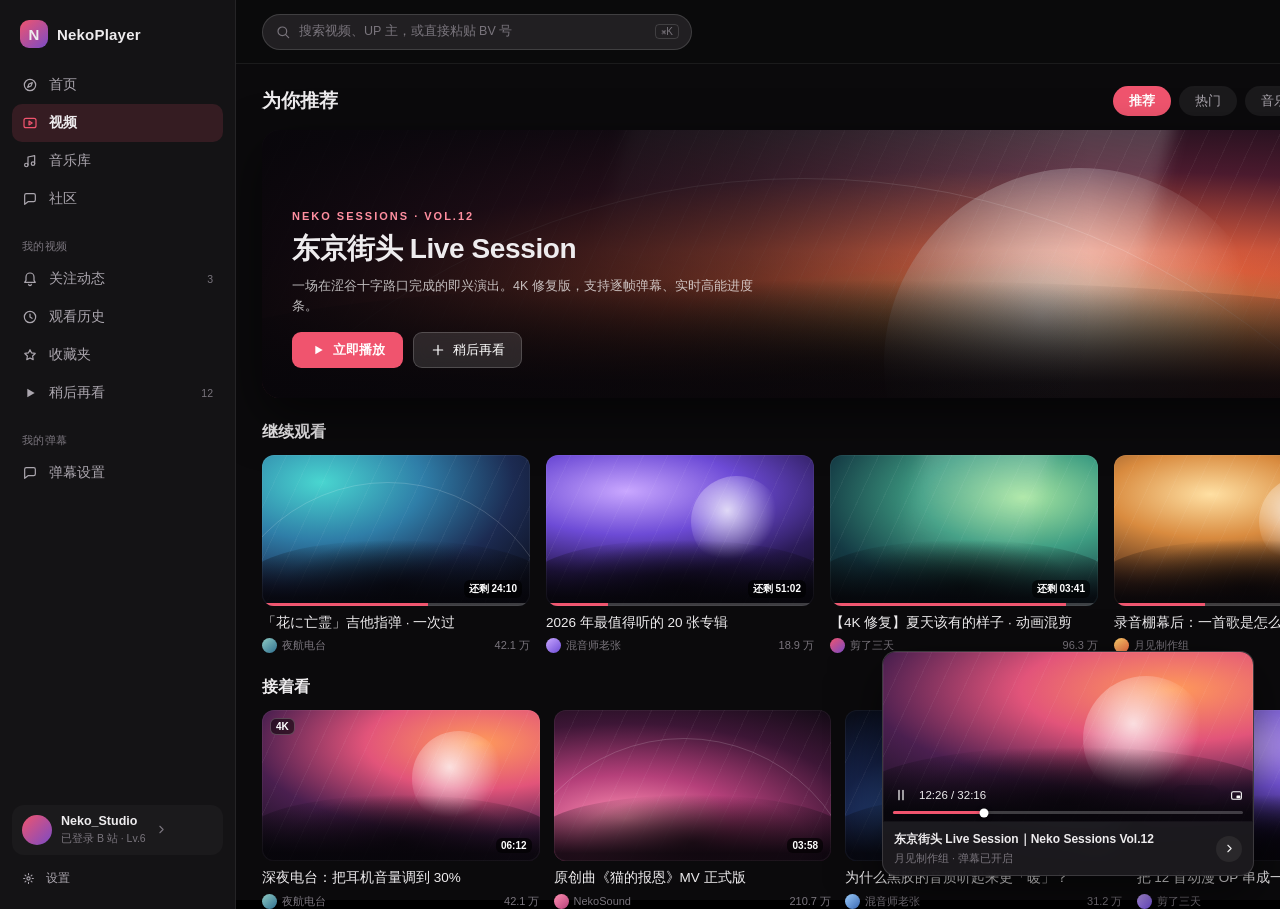
<file: docs/design/video-refactor/prototypes/desktop-home.html>
<!DOCTYPE html>
<html lang="zh-CN">
<head>
<meta charset="utf-8">
<title>桌面端 · 视频首页</title>
<link rel="stylesheet" href="style.css">
</head>
<body class="desktop">
<svg width="0" height="0" style="position:absolute" aria-hidden="true">
  <symbol id="i-compass" viewBox="0 0 24 24"><circle cx="12" cy="12" r="8.5"/><path d="m15.5 8.5-2 5-5 2 2-5z"/></symbol>
  <symbol id="i-video" viewBox="0 0 24 24"><rect x="3" y="5" width="18" height="14" rx="3"/><path d="m10.5 9.2 4.8 2.8-4.8 2.8z"/></symbol>
  <symbol id="i-music" viewBox="0 0 24 24"><path d="M9 18V6l10-2v12"/><circle cx="6.5" cy="18" r="2.6"/><circle cx="16.5" cy="16" r="2.6"/></symbol>
  <symbol id="i-chat" viewBox="0 0 24 24"><path d="M4 6.5A2.5 2.5 0 0 1 6.5 4h11A2.5 2.5 0 0 1 20 6.5v7a2.5 2.5 0 0 1-2.5 2.5H9l-5 4z"/></symbol>
  <symbol id="i-bell" viewBox="0 0 24 24"><path d="M6 9a6 6 0 0 1 12 0v5l2 3H4l2-3z"/><path d="M10 20a2 2 0 0 0 4 0"/></symbol>
  <symbol id="i-clock" viewBox="0 0 24 24"><circle cx="12" cy="12" r="8.5"/><path d="M12 7.5V12l3 2"/></symbol>
  <symbol id="i-star" viewBox="0 0 24 24"><path d="m12 4 2.4 4.9 5.4.8-3.9 3.8.9 5.4-4.8-2.5-4.8 2.5.9-5.4L4.2 9.7l5.4-.8z"/></symbol>
  <symbol id="i-search" viewBox="0 0 24 24"><circle cx="11" cy="11" r="6.5"/><path d="m16 16 4.5 4.5"/></symbol>
  <symbol id="i-cast" viewBox="0 0 24 24"><path d="M3 17V7a2 2 0 0 1 2-2h14a2 2 0 0 1 2 2v10z"/><path d="M3 20h.01M3 16a4 4 0 0 1 4 4"/></symbol>
  <symbol id="i-gear" viewBox="0 0 24 24"><circle cx="12" cy="12" r="3"/><path d="M12 3v2.2M12 18.8V21M3 12h2.2M18.8 12H21M5.6 5.6l1.6 1.6M16.8 16.8l1.6 1.6M18.4 5.6l-1.6 1.6M7.2 16.8l-1.6 1.6"/></symbol>
  <symbol id="i-play" viewBox="0 0 24 24"><path d="M8 5.5 19 12 8 18.5z" fill="currentColor" stroke="none"/></symbol>
  <symbol id="i-pause" viewBox="0 0 24 24"><path d="M9 5v14M15 5v14"/></symbol>
  <symbol id="i-pip" viewBox="0 0 24 24"><rect x="3" y="5" width="18" height="14" rx="3"/><rect x="12" y="12" width="7" height="5" rx="1" fill="currentColor" stroke="none"/></symbol>
  <symbol id="i-up" viewBox="0 0 24 24"><path d="m6 14 6-6 6 6"/></symbol>
  <symbol id="i-plus" viewBox="0 0 24 24"><path d="M12 5v14M5 12h14"/></symbol>
  <symbol id="i-arrow" viewBox="0 0 24 24"><path d="m9 6 6 6-6 6"/></symbol>
</svg>

<div class="desk">
  <aside class="side">
    <div class="brand">
      <div class="logo">N</div>
      <b>NekoPlayer</b>
    </div>

    <div class="nav-group">
      <div class="nav-item"><svg class="ic sm"><use href="#i-compass"/></svg>首页</div>
      <div class="nav-item on"><svg class="ic sm"><use href="#i-video"/></svg>视频</div>
      <div class="nav-item"><svg class="ic sm"><use href="#i-music"/></svg>音乐库</div>
      <div class="nav-item"><svg class="ic sm"><use href="#i-chat"/></svg>社区</div>
    </div>

    <div class="nav-group">
      <div class="label">我的视频</div>
      <div class="nav-item"><svg class="ic sm"><use href="#i-bell"/></svg>关注动态<span class="cnt">3</span></div>
      <div class="nav-item"><svg class="ic sm"><use href="#i-clock"/></svg>观看历史</div>
      <div class="nav-item"><svg class="ic sm"><use href="#i-star"/></svg>收藏夹</div>
      <div class="nav-item"><svg class="ic sm"><use href="#i-play"/></svg>稍后再看<span class="cnt">12</span></div>
    </div>

    <div class="nav-group">
      <div class="label">我的弹幕</div>
      <div class="nav-item"><svg class="ic sm"><use href="#i-chat"/></svg>弹幕设置</div>
    </div>

    <div class="spacer"></div>

    <div class="account">
      <div class="avatar" style="width:30px;height:30px"></div>
      <div class="n"><b>Neko_Studio</b><span>已登录 B 站 · Lv.6</span></div>
      <svg class="ic xs" style="color:var(--text-3)"><use href="#i-arrow"/></svg>
    </div>
    <div style="display:flex;gap:6px;margin-top:8px;padding:0 2px;color:var(--text-3)">
      <div class="nav-item" style="height:32px;padding:0 8px;font-size:12px"><svg class="ic xs"><use href="#i-gear"/></svg>设置</div>
    </div>
  </aside>

  <main class="main">
    <div class="topbar">
      <div class="searchbox" style="width:430px;height:36px">
        <svg class="ic sm" style="color:var(--text-3)"><use href="#i-search"/></svg>
        <span style="flex:1;font-size:12.5px;color:var(--text-3)">搜索视频、UP 主，或直接粘贴 BV 号</span>
        <span style="font-size:10px;color:var(--text-3);border:1px solid var(--hairline-strong);border-radius:4px;padding:1px 5px">⌘K</span>
      </div>
      <div class="sp"></div>
      <div class="iconbtn g"><svg class="ic sm"><use href="#i-cast"/></svg></div>
      <div class="iconbtn g" style="position:relative"><svg class="ic sm"><use href="#i-bell"/></svg>
        <span style="position:absolute;top:6px;right:7px;width:6px;height:6px;border-radius:50%;background:var(--accent)"></span>
      </div>
      <div class="avatar" style="width:30px;height:30px"></div>
    </div>

    <div class="content">
      <div style="display:flex;align-items:center;justify-content:space-between;margin-bottom:14px">
        <h2 style="margin:0">为你推荐</h2>
        <div style="display:flex;gap:8px">
          <div class="chip on" style="height:30px;font-size:12.5px">推荐</div>
          <div class="chip" style="height:30px;font-size:12.5px">热门</div>
          <div class="chip" style="height:30px;font-size:12.5px">音乐现场</div>
          <div class="chip" style="height:30px;font-size:12.5px">4K 修复</div>
        </div>
      </div>

      <div class="banner">
        <div class="art a3 scene"><div class="sun"></div><div class="ring"></div><div class="beam"></div></div>
        <div class="shade"></div>
        <div class="txt">
          <div class="kicker">NEKO SESSIONS · VOL.12</div>
          <h3>东京街头 Live Session</h3>
          <p>一场在涩谷十字路口完成的即兴演出。4K 修复版，支持逐帧弹幕、实时高能进度条。</p>
          <div class="cta">
            <div class="btn-primary"><svg class="ic sm"><use href="#i-play"/></svg>立即播放</div>
            <div class="btn-secondary"><svg class="ic sm"><use href="#i-plus"/></svg>稍后再看</div>
          </div>
        </div>
      </div>

      <div class="sub-h">
        <h3>继续观看</h3>
        <span>共 12 个未看完 · 清空</span>
      </div>
      <div class="rail-d">
        <div class="vcard">
          <div class="thumb"><div class="art a2 scene"><div class="ring"></div></div>
            <div class="progress"><i style="width:62%"></i></div>
            <div class="badge dur">还剩 24:10</div></div>
          <h4>「花に亡霊」吉他指弹 · 一次过</h4>
          <div class="up"><span class="av" style="background:linear-gradient(140deg,#8fcbc4,#2f6f8f)"></span>夜航电台
            <span class="stats">42.1 万</span></div>
        </div>
        <div class="vcard">
          <div class="thumb"><div class="art a4 scene"><div class="sun"></div></div>
            <div class="progress"><i style="width:23%"></i></div>
            <div class="badge dur">还剩 51:02</div></div>
          <h4>2026 年最值得听的 20 张专辑</h4>
          <div class="up"><span class="av" style="background:linear-gradient(140deg,#c9a7ff,#6d4bd6)"></span>混音师老张
            <span class="stats">18.9 万</span></div>
        </div>
        <div class="vcard">
          <div class="thumb"><div class="art a5 scene"><div class="beam"></div></div>
            <div class="progress"><i style="width:88%"></i></div>
            <div class="badge dur">还剩 03:41</div></div>
          <h4>【4K 修复】夏天该有的样子 · 动画混剪</h4>
          <div class="up"><span class="av" style="background:linear-gradient(140deg,#f0546e,#7a4bc6)"></span>剪了三天
            <span class="stats">96.3 万</span></div>
        </div>
        <div class="vcard">
          <div class="thumb"><div class="art a8 scene"><div class="sun"></div></div>
            <div class="progress"><i style="width:34%"></i></div>
            <div class="badge dur">还剩 16:28</div></div>
          <h4>录音棚幕后：一首歌是怎么诞生的</h4>
          <div class="up"><span class="av" style="background:linear-gradient(140deg,#ffd36e,#f0663f)"></span>月见制作组
            <span class="stats">128.4 万</span></div>
        </div>
      </div>

      <div class="sub-h">
        <h3>接着看</h3>
        <span>根据你的观看历史</span>
      </div>
      <div class="grid3" style="grid-template-columns:repeat(4,1fr)">
        <div class="vcard">
          <div class="thumb" style="height:151px"><div class="art a1 scene"><div class="sun"></div></div>
            <div class="badge dur">06:12</div><div class="badge res">4K</div></div>
          <h4>深夜电台：把耳机音量调到 30%</h4>
          <div class="up"><span class="av" style="background:linear-gradient(140deg,#8fcbc4,#2f6f8f)"></span>夜航电台
            <span class="stats">42.1 万</span></div>
        </div>
        <div class="vcard">
          <div class="thumb" style="height:151px"><div class="art a6 scene"><div class="ring"></div></div>
            <div class="badge dur">03:58</div></div>
          <h4>原创曲《猫的报恩》MV 正式版</h4>
          <div class="up"><span class="av" style="background:linear-gradient(140deg,#ff8fb1,#b5407a)"></span>NekoSound
            <span class="stats">210.7 万</span></div>
        </div>
        <div class="vcard">
          <div class="thumb" style="height:151px"><div class="art a7 scene"><div class="sun"></div></div>
            <div class="badge dur">26:31</div></div>
          <h4>为什么黑胶的音质听起来更「暖」？</h4>
          <div class="up"><span class="av" style="background:linear-gradient(140deg,#9fd0ff,#3b6bb8)"></span>混音师老张
            <span class="stats">31.2 万</span></div>
        </div>
        <div class="vcard">
          <div class="thumb" style="height:151px"><div class="art a4 scene"><div class="beam"></div></div>
            <div class="badge dur">12:04</div></div>
          <h4>把 12 首动漫 OP 串成一首歌</h4>
          <div class="up"><span class="av" style="background:linear-gradient(140deg,#c9a7ff,#6d4bd6)"></span>剪了三天
            <span class="stats">188.6 万</span></div>
        </div>
      </div>
    </div>

    <div class="mini-float">
      <div class="thumb" style="height:170px"><div class="art a1 scene"><div class="sun"></div></div>
        <div class="controls" style="padding:8px 10px">
          <div class="ctl-row" style="gap:10px">
            <svg class="ic sm"><use href="#i-pause"/></svg>
            <span class="time">12:26 / 32:16</span>
            <span class="sp"></span>
            <div class="pill-btn on" style="height:20px;font-size:10px">1440P</div>
            <svg class="ic xs"><use href="#i-pip"/></svg>
          </div>
          <div class="seek" style="margin-top:6px"><i></i><b></b></div>
        </div>
      </div>
      <div class="bar">
        <div class="t"><b>东京街头 Live Session｜Neko Sessions Vol.12</b><span>月见制作组 · 弹幕已开启</span></div>
        <div class="iconbtn" style="width:26px;height:26px;background:var(--surface-4)"><svg class="ic xs"><use href="#i-arrow"/></svg></div>
      </div>
    </div>
  </main>
</div>
</body>
</html>
</file>
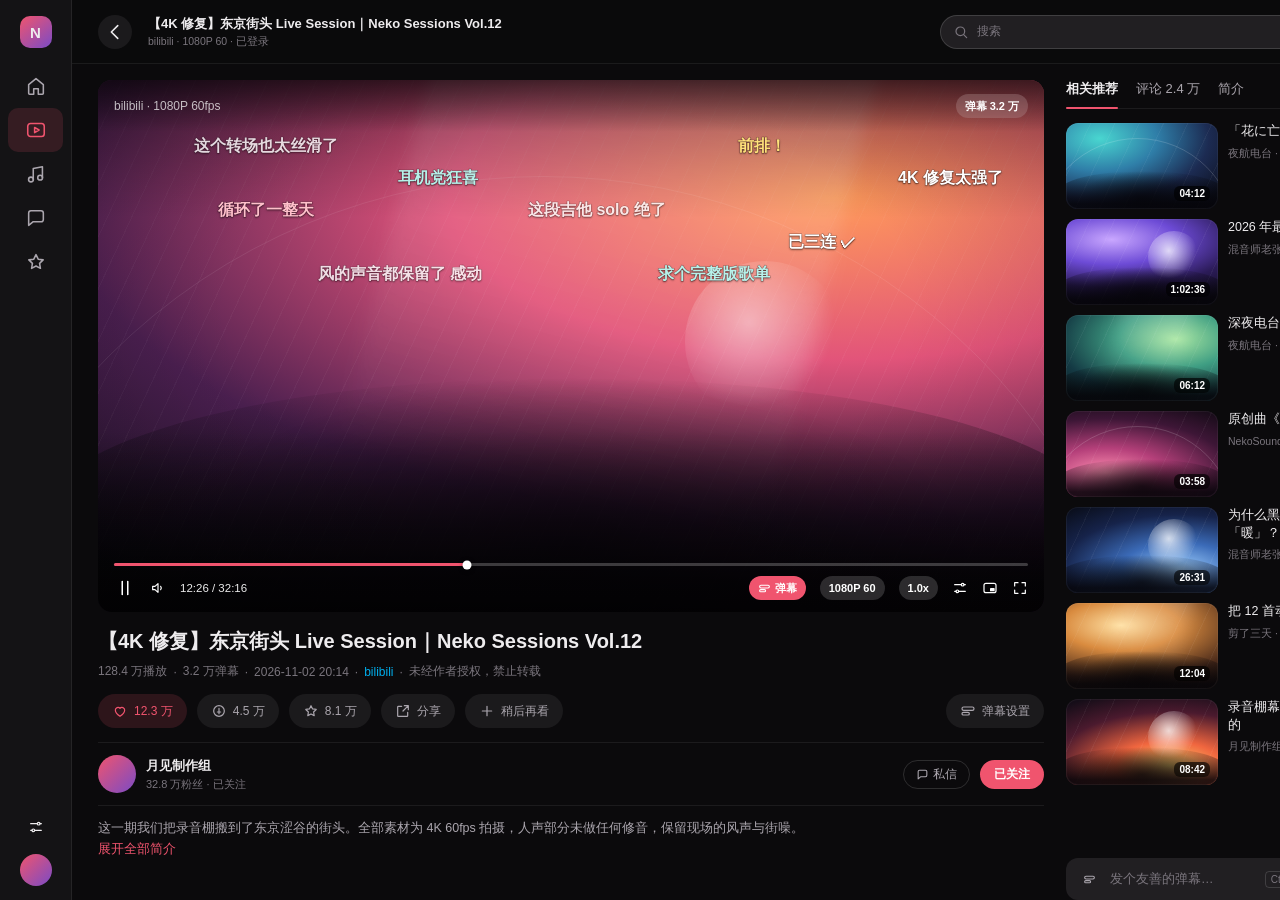
<file: docs/design/video-refactor/prototypes/desktop-player.html>
<!DOCTYPE html>
<html lang="zh-CN">
<head>
<meta charset="utf-8">
<title>桌面端 · 视频播放页</title>
<link rel="stylesheet" href="style.css">
</head>
<body class="desktop">
<svg width="0" height="0" style="position:absolute" aria-hidden="true">
  <symbol id="i-back" viewBox="0 0 24 24"><path d="M15 5 8 12l7 7"/></symbol>
  <symbol id="i-video" viewBox="0 0 24 24"><rect x="3" y="5" width="18" height="14" rx="3"/><path d="m10.5 9.2 4.8 2.8-4.8 2.8z"/></symbol>
  <symbol id="i-music" viewBox="0 0 24 24"><path d="M9 18V6l10-2v12"/><circle cx="6.5" cy="18" r="2.6"/><circle cx="16.5" cy="16" r="2.6"/></symbol>
  <symbol id="i-home" viewBox="0 0 24 24"><path d="M4 10.5 12 4l8 6.5V20a1 1 0 0 1-1 1h-4.5v-6h-5v6H5a1 1 0 0 1-1-1z"/></symbol>
  <symbol id="i-user" viewBox="0 0 24 24"><circle cx="12" cy="8.5" r="3.6"/><path d="M5 20c.8-3.6 3.6-5.4 7-5.4s6.2 1.8 7 5.4"/></symbol>
  <symbol id="i-search" viewBox="0 0 24 24"><circle cx="11" cy="11" r="6.5"/><path d="m16 16 4.5 4.5"/></symbol>
  <symbol id="i-play" viewBox="0 0 24 24"><path d="M8 5.5 19 12 8 18.5z" fill="currentColor" stroke="none"/></symbol>
  <symbol id="i-pause" viewBox="0 0 24 24"><path d="M9 5v14M15 5v14"/></symbol>
  <symbol id="i-vol" viewBox="0 0 24 24"><path d="M4 9.5h3.5L12 5.5v13l-4.5-4H4z"/><path d="M16 9.5a4 4 0 0 1 0 5"/></symbol>
  <symbol id="i-dm" viewBox="0 0 24 24"><rect x="3" y="6" width="18" height="5" rx="2.5"/><rect x="3" y="14" width="11" height="4" rx="2"/></symbol>
  <symbol id="i-gear" viewBox="0 0 24 24"><circle cx="12" cy="12" r="3"/><path d="M12 3v2.2M12 18.8V21M3 12h2.2M18.8 12H21M5.6 5.6l1.6 1.6M16.8 16.8l1.6 1.6M18.4 5.6l-1.6 1.6M7.2 16.8l-1.6 1.6"/></symbol>
  <symbol id="i-full" viewBox="0 0 24 24"><path d="M4 9V4h5M20 9V4h-5M4 15v5h5M20 15v5h-5"/></symbol>
  <symbol id="i-pip" viewBox="0 0 24 24"><rect x="3" y="5" width="18" height="14" rx="3"/><rect x="12" y="12" width="7" height="5" rx="1" fill="currentColor" stroke="none"/></symbol>
  <symbol id="i-heart" viewBox="0 0 24 24"><path d="M12 20s-7-4.4-7-9.4A4 4 0 0 1 12 8a4 4 0 0 1 7 2.6C19 15.6 12 20 12 20z"/></symbol>
  <symbol id="i-coin" viewBox="0 0 24 24"><circle cx="12" cy="12" r="8"/><path d="M12 8v8M9.5 13.5h5"/></symbol>
  <symbol id="i-star" viewBox="0 0 24 24"><path d="m12 4 2.4 4.9 5.4.8-3.9 3.8.9 5.4-4.8-2.5-4.8 2.5.9-5.4L4.2 9.7l5.4-.8z"/></symbol>
  <symbol id="i-share" viewBox="0 0 24 24"><path d="M14 4h6v6M20 4l-8 8"/><path d="M19 14v5a1 1 0 0 1-1 1H5a1 1 0 0 1-1-1V6a1 1 0 0 1 1-1h5"/></symbol>
  <symbol id="i-plus" viewBox="0 0 24 24"><path d="M12 5v14M5 12h14"/></symbol>
  <symbol id="i-chat" viewBox="0 0 24 24"><path d="M4 6.5A2.5 2.5 0 0 1 6.5 4h11A2.5 2.5 0 0 1 20 6.5v7a2.5 2.5 0 0 1-2.5 2.5H9l-5 4z"/></symbol>
  <symbol id="i-settings2" viewBox="0 0 24 24"><path d="M4 7h10M18 7h2M4 17h2M10 17h10"/><circle cx="16" cy="7" r="2"/><circle cx="8" cy="17" r="2"/></symbol>
  <symbol id="i-emoji" viewBox="0 0 24 24"><circle cx="12" cy="12" r="8.5"/><path d="M8.5 14a4 4 0 0 0 7 0M9 9.5h.01M15 9.5h.01"/></symbol>
</svg>

<div class="desk" style="grid-template-columns:72px 1fr">
  <aside class="side" style="padding:14px 8px;align-items:center">
    <div class="brand" style="padding:2px 0 16px"><div class="logo" style="width:32px;height:32px;border-radius:10px">N</div></div>
    <div class="nav-group" style="width:100%">
      <div class="nav-item" style="justify-content:center;height:44px;padding:0"><svg class="ic"><use href="#i-home"/></svg></div>
      <div class="nav-item on" style="justify-content:center;height:44px;padding:0"><svg class="ic"><use href="#i-video"/></svg></div>
      <div class="nav-item" style="justify-content:center;height:44px;padding:0"><svg class="ic"><use href="#i-music"/></svg></div>
      <div class="nav-item" style="justify-content:center;height:44px;padding:0"><svg class="ic"><use href="#i-chat"/></svg></div>
      <div class="nav-item" style="justify-content:center;height:44px;padding:0"><svg class="ic"><use href="#i-star"/></svg></div>
    </div>
    <div class="spacer"></div>
    <div class="iconbtn g" style="margin-bottom:10px"><svg class="ic sm"><use href="#i-settings2"/></svg></div>
    <div class="avatar" style="width:32px;height:32px"></div>
  </aside>

  <main class="main">
    <div class="topbar">
      <div class="iconbtn g"><svg class="ic"><use href="#i-back"/></svg></div>
      <div style="min-width:0">
        <div style="font-size:13px;font-weight:600;white-space:nowrap;overflow:hidden;text-overflow:ellipsis;max-width:420px">
          【4K 修复】东京街头 Live Session｜Neko Sessions Vol.12
        </div>
        <div style="font-size:10.5px;color:var(--text-3);margin-top:2px">bilibili · 1080P 60 · 已登录</div>
      </div>
      <div class="sp"></div>
      <div class="searchbox" style="width:280px;height:34px">
        <svg class="ic sm" style="color:var(--text-3)"><use href="#i-search"/></svg>
        <span style="flex:1;font-size:12px;color:var(--text-3)">搜索</span>
      </div>
      <div class="avatar" style="width:28px;height:28px"></div>
    </div>

    <div class="watch">
      <div class="left">
        <div class="wstage">
          <div class="art a1 scene"><div class="sun"></div><div class="ring"></div><div class="beam"></div></div>
          <div class="dim"></div>
          <div class="danmaku-layer">
            <div class="dm soft" style="top:56px;left:96px;font-size:16px">这个转场也太丝滑了</div>
            <div class="dm gold" style="top:56px;left:640px;font-size:16px">前排！</div>
            <div class="dm teal" style="top:88px;left:300px;font-size:16px">耳机党狂喜</div>
            <div class="dm" style="top:88px;left:800px;font-size:16px">4K 修复太强了</div>
            <div class="dm pink" style="top:120px;left:120px;font-size:16px">循环了一整天</div>
            <div class="dm soft" style="top:120px;left:430px;font-size:16px">这段吉他 solo 绝了</div>
            <div class="dm" style="top:152px;left:690px;font-size:16px">已三连 ✓</div>
            <div class="dm soft" style="top:184px;left:220px;font-size:16px">风的声音都保留了 感动</div>
            <div class="dm teal" style="top:184px;left:560px;font-size:16px">求个完整版歌单</div>
          </div>
          <div class="wstage-top">
            <span style="font-size:12px;color:rgba(255,255,255,.72)">bilibili · 1080P 60fps</span>
            <span style="flex:1"></span>
            <div class="pill-btn">弹幕 3.2 万</div>
          </div>
          <div class="controls">
            <div class="seek" style="margin-bottom:10px"><i style="width:38.6%"></i><b style="left:38.6%"></b></div>
            <div class="ctl-row">
              <svg class="ic"><use href="#i-pause"/></svg>
              <svg class="ic sm"><use href="#i-vol"/></svg>
              <span class="time">12:26 / 32:16</span>
              <span class="sp"></span>
              <div class="pill-btn on"><svg class="ic xs"><use href="#i-dm"/></svg>弹幕</div>
              <div class="pill-btn">1080P 60</div>
              <div class="pill-btn">1.0x</div>
              <svg class="ic sm"><use href="#i-settings2"/></svg>
              <svg class="ic sm"><use href="#i-pip"/></svg>
              <svg class="ic sm"><use href="#i-full"/></svg>
            </div>
          </div>
        </div>

        <div class="wtitle">
          <h1>【4K 修复】东京街头 Live Session｜Neko Sessions Vol.12</h1>
          <div class="meta">
            <span>128.4 万播放</span><span>·</span><span>3.2 万弹幕</span><span>·</span>
            <span>2026-11-02 20:14</span><span>·</span><span style="color:var(--bili)">bilibili</span>
            <span>·</span><span>未经作者授权，禁止转载</span>
          </div>
        </div>

        <div class="wactions">
          <div class="a on"><svg class="ic sm"><use href="#i-heart"/></svg>12.3 万</div>
          <div class="a"><svg class="ic sm"><use href="#i-coin"/></svg>4.5 万</div>
          <div class="a"><svg class="ic sm"><use href="#i-star"/></svg>8.1 万</div>
          <div class="a"><svg class="ic sm"><use href="#i-share"/></svg>分享</div>
          <div class="a"><svg class="ic sm"><use href="#i-plus"/></svg>稍后再看</div>
          <div style="flex:1"></div>
          <div class="a"><svg class="ic sm"><use href="#i-dm"/></svg>弹幕设置</div>
        </div>

        <div class="wup">
          <div class="avatar"></div>
          <div class="n"><b>月见制作组</b><span>32.8 万粉丝 · 已关注</span></div>
          <div class="btn-ghost"><svg class="ic xs"><use href="#i-chat"/></svg>私信</div>
          <div class="btn-follow">已关注</div>
        </div>

        <div class="wdesc">
          这一期我们把录音棚搬到了东京涩谷的街头。全部素材为 4K 60fps 拍摄，人声部分未做任何修音，保留现场的风声与街噪。<br>
          <span style="color:var(--accent)">展开全部简介</span>
        </div>
      </div>

      <div class="right">
        <div class="rhead">
          <div class="on">相关推荐</div>
          <div>评论 2.4 万</div>
          <div>简介</div>
        </div>
        <div class="rlist">
          <div class="ritem">
            <div class="thumb"><div class="art a2 scene"><div class="ring"></div></div><div class="badge dur">04:12</div></div>
            <div class="i"><h4>「花に亡霊」吉他指弹 · 一次过</h4><span>夜航电台 · 42.1 万播放</span></div>
          </div>
          <div class="ritem">
            <div class="thumb"><div class="art a4 scene"><div class="sun"></div></div><div class="badge dur">1:02:36</div></div>
            <div class="i"><h4>2026 年最值得听的 20 张专辑</h4><span>混音师老张 · 18.9 万播放</span></div>
          </div>
          <div class="ritem">
            <div class="thumb"><div class="art a5 scene"><div class="beam"></div></div><div class="badge dur">06:12</div></div>
            <div class="i"><h4>深夜电台：把耳机音量调到 30%</h4><span>夜航电台 · 42.1 万播放</span></div>
          </div>
          <div class="ritem">
            <div class="thumb"><div class="art a6 scene"><div class="ring"></div></div><div class="badge dur">03:58</div></div>
            <div class="i"><h4>原创曲《猫的报恩》MV 正式版</h4><span>NekoSound · 210.7 万播放</span></div>
          </div>
          <div class="ritem">
            <div class="thumb"><div class="art a7 scene"><div class="sun"></div></div><div class="badge dur">26:31</div></div>
            <div class="i"><h4>为什么黑胶的音质听起来更「暖」？</h4><span>混音师老张 · 31.2 万播放</span></div>
          </div>
          <div class="ritem">
            <div class="thumb"><div class="art a8 scene"><div class="beam"></div></div><div class="badge dur">12:04</div></div>
            <div class="i"><h4>把 12 首动漫 OP 串成一首歌</h4><span>剪了三天 · 188.6 万播放</span></div>
          </div>
          <div class="ritem">
            <div class="thumb"><div class="art a3 scene"><div class="sun"></div></div><div class="badge dur">08:42</div></div>
            <div class="i"><h4>录音棚幕后：一首歌是怎么诞生的</h4><span>月见制作组 · 128.4 万播放</span></div>
          </div>
        </div>

        <div class="spacer" style="flex:1"></div>

        <div class="dm-send">
          <div class="sw"><svg class="ic xs"><use href="#i-dm"/></svg></div>
          <span class="inp">发个友善的弹幕…</span>
          <span style="font-size:10px;color:var(--text-3);border:1px solid var(--hairline-strong);border-radius:4px;padding:2px 5px">Ctrl+Enter</span>
          <div class="sw"><svg class="ic xs"><use href="#i-emoji"/></svg></div>
          <div class="pill-btn" style="background:var(--accent)">发送</div>
        </div>
      </div>
    </div>
  </main>
</div>
</body>
</html>
</file>
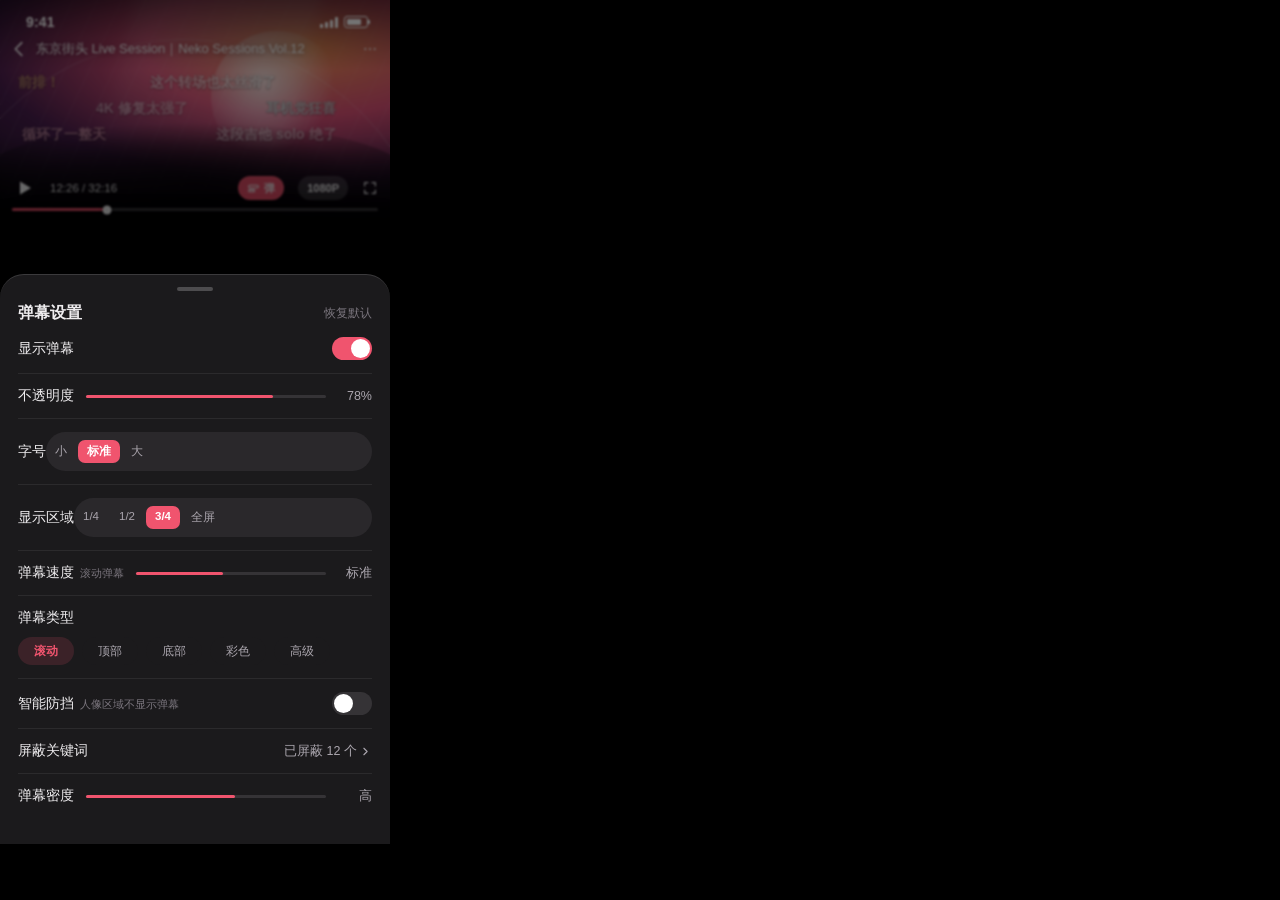
<file: docs/design/video-refactor/prototypes/mobile-danmaku.html>
<!DOCTYPE html>
<html lang="zh-CN">
<head>
<meta charset="utf-8">
<title>移动端 · 弹幕设置</title>
<link rel="stylesheet" href="style.css">
</head>
<body class="mobile" style="background:#000">
<svg width="0" height="0" style="position:absolute" aria-hidden="true">
  <symbol id="i-back" viewBox="0 0 24 24"><path d="M15 5 8 12l7 7"/></symbol>
  <symbol id="i-play" viewBox="0 0 24 24"><path d="M8 5.5 19 12 8 18.5z" fill="currentColor" stroke="none"/></symbol>
  <symbol id="i-danmaku" viewBox="0 0 24 24"><rect x="3" y="6" width="18" height="5" rx="2.5"/><rect x="3" y="14" width="11" height="4" rx="2"/></symbol>
  <symbol id="i-more" viewBox="0 0 24 24"><circle cx="5" cy="12" r="1.4" fill="currentColor" stroke="none"/><circle cx="12" cy="12" r="1.4" fill="currentColor" stroke="none"/><circle cx="19" cy="12" r="1.4" fill="currentColor" stroke="none"/></symbol>
  <symbol id="i-full" viewBox="0 0 24 24"><path d="M4 9V4h5M20 9V4h-5M4 15v5h5M20 15v5h-5"/></symbol>
  <symbol id="i-chev" viewBox="0 0 24 24"><path d="m9 6 6 6-6 6"/></symbol>
</svg>

<div class="player-shell">
  <div class="stage">
    <div class="art a1 scene"><div class="sun"></div><div class="ring"></div><div class="beam"></div></div>
    <div class="dim"></div>
    <div class="danmaku-layer" style="opacity:.55">
      <div class="dm gold soft" style="top:74px;left:18px">前排！</div>
      <div class="dm" style="top:74px;left:150px">这个转场也太丝滑了</div>
      <div class="dm soft" style="top:100px;left:96px">4K 修复太强了</div>
      <div class="dm teal" style="top:100px;left:266px">耳机党狂喜</div>
      <div class="dm pink" style="top:126px;left:22px">循环了一整天</div>
      <div class="dm soft" style="top:126px;left:216px">这段吉他 solo 绝了</div>
    </div>
    <div class="statusbar" style="position:absolute;top:0;left:0;right:0;color:#fff">
      <span>9:41</span>
      <span class="right">
        <span class="bars"><i style="height:4px"></i><i style="height:6px"></i><i style="height:8px"></i><i style="height:11px"></i></span>
        <span class="battery"><i></i></span>
      </span>
    </div>
    <div class="stage-top">
      <svg class="ic" style="width:22px;height:22px"><use href="#i-back"/></svg>
      <div class="ttl">东京街头 Live Session｜Neko Sessions Vol.12</div>
      <svg class="ic sm"><use href="#i-more"/></svg>
    </div>
    <div class="controls" style="opacity:.9">
      <div class="ctl-row">
        <svg class="ic" style="width:24px;height:24px"><use href="#i-play"/></svg>
        <span class="time">12:26 / 32:16</span>
        <span class="sp"></span>
        <div class="pill-btn on"><svg class="ic xs"><use href="#i-danmaku"/></svg>弹</div>
        <div class="pill-btn">1080P</div>
        <svg class="ic sm"><use href="#i-full"/></svg>
      </div>
      <div class="seek"><i></i><b></b></div>
    </div>
  </div>

  <div class="sheet-scrim"></div>

  <div class="sheet" style="padding-bottom:26px">
    <div class="grabber"></div>
    <h3>弹幕设置 <a>恢复默认</a></h3>

    <div class="row">
      <div class="lab">显示弹幕</div>
      <div class="switch"></div>
    </div>

    <div class="row">
      <div class="lab">不透明度</div>
      <div class="slider"><i style="width:78%"></i></div>
      <div class="val" style="width:34px;text-align:right">78%</div>
    </div>

    <div class="row">
      <div class="lab">字号</div>
      <div class="seg"><i>小</i><i class="on">标准</i><i>大</i></div>
    </div>

    <div class="row">
      <div class="lab">显示区域</div>
      <div class="seg"><i>1/4</i><i>1/2</i><i class="on">3/4</i><i>全屏</i></div>
    </div>

    <div class="row">
      <div class="lab">弹幕速度<span>滚动弹幕</span></div>
      <div class="slider"><i style="width:46%"></i></div>
      <div class="val" style="width:34px;text-align:right">标准</div>
    </div>

    <div class="row" style="display:block">
      <div class="lab" style="margin-bottom:10px">弹幕类型</div>
      <div style="display:flex;gap:8px">
        <div class="chip on" style="height:28px;font-size:12px;background:var(--accent-soft);color:var(--accent)">滚动</div>
        <div class="chip" style="height:28px;font-size:12px">顶部</div>
        <div class="chip" style="height:28px;font-size:12px">底部</div>
        <div class="chip" style="height:28px;font-size:12px">彩色</div>
        <div class="chip" style="height:28px;font-size:12px">高级</div>
      </div>
    </div>

    <div class="row">
      <div class="lab">智能防挡<span>人像区域不显示弹幕</span></div>
      <div class="switch off"></div>
    </div>

    <div class="row">
      <div class="lab">屏蔽关键词</div>
      <div class="val" style="display:flex;align-items:center;gap:2px;color:var(--text-2)">已屏蔽 12 个
        <svg class="ic xs"><use href="#i-chev"/></svg></div>
    </div>

    <div class="row" style="border-bottom:0">
      <div class="lab">弹幕密度</div>
      <div class="slider"><i style="width:62%"></i></div>
      <div class="val" style="width:34px;text-align:right">高</div>
    </div>
  </div>
</div>
</body>
</html>
</file>
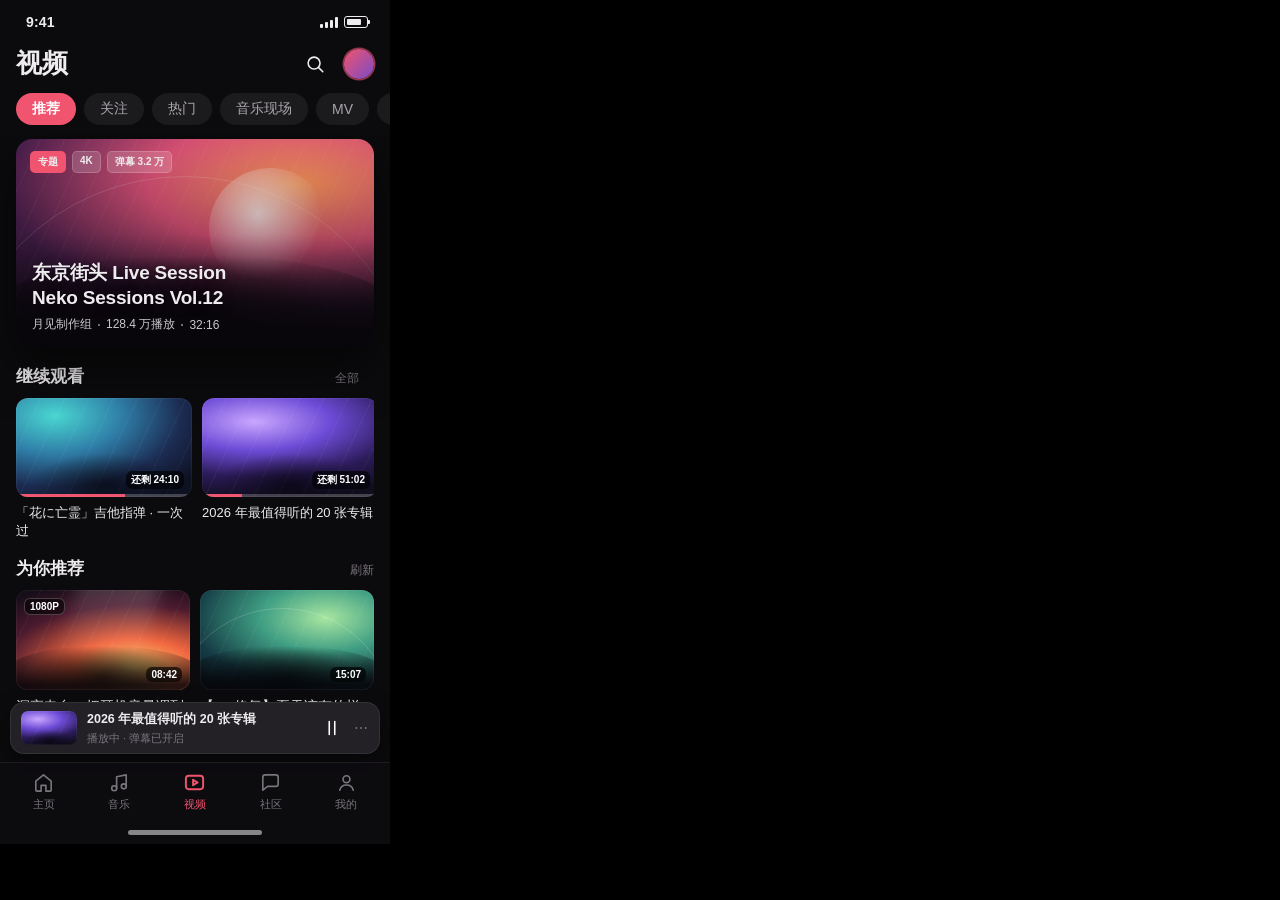
<file: docs/design/video-refactor/prototypes/mobile-home.html>
<!DOCTYPE html>
<html lang="zh-CN">
<head>
<meta charset="utf-8">
<title>移动端 · 视频首页</title>
<link rel="stylesheet" href="style.css">
</head>
<body class="mobile">
<svg width="0" height="0" style="position:absolute" aria-hidden="true">
  <symbol id="i-home" viewBox="0 0 24 24"><path d="M4 10.5 12 4l8 6.5V20a1 1 0 0 1-1 1h-4.5v-6h-5v6H5a1 1 0 0 1-1-1z"/></symbol>
  <symbol id="i-music" viewBox="0 0 24 24"><path d="M9 18V6l10-2v12"/><circle cx="6.5" cy="18" r="2.6"/><circle cx="16.5" cy="16" r="2.6"/></symbol>
  <symbol id="i-video" viewBox="0 0 24 24"><rect x="3" y="5" width="18" height="14" rx="3"/><path d="m10.5 9.2 4.8 2.8-4.8 2.8z"/></symbol>
  <symbol id="i-chat" viewBox="0 0 24 24"><path d="M4 6.5A2.5 2.5 0 0 1 6.5 4h11A2.5 2.5 0 0 1 20 6.5v7a2.5 2.5 0 0 1-2.5 2.5H9l-5 4z"/></symbol>
  <symbol id="i-user" viewBox="0 0 24 24"><circle cx="12" cy="8.5" r="3.6"/><path d="M5 20c.8-3.6 3.6-5.4 7-5.4s6.2 1.8 7 5.4"/></symbol>
  <symbol id="i-search" viewBox="0 0 24 24"><circle cx="11" cy="11" r="6.5"/><path d="m16 16 4.5 4.5"/></symbol>
  <symbol id="i-back" viewBox="0 0 24 24"><path d="M15 5 8 12l7 7"/></symbol>
  <symbol id="i-play" viewBox="0 0 24 24"><path d="M8 5.5 19 12 8 18.5z" fill="currentColor" stroke="none"/></symbol>
  <symbol id="i-pause" viewBox="0 0 24 24"><path d="M9 5v14M15 5v14"/></symbol>
  <symbol id="i-more" viewBox="0 0 24 24"><circle cx="5" cy="12" r="1.4" fill="currentColor" stroke="none"/><circle cx="12" cy="12" r="1.4" fill="currentColor" stroke="none"/><circle cx="19" cy="12" r="1.4" fill="currentColor" stroke="none"/></symbol>
  <symbol id="i-cast" viewBox="0 0 24 24"><path d="M3 18V7a2 2 0 0 1 2-2h14a2 2 0 0 1 2 2v11z" transform="translate(0 -1)"/><path d="M3 20h.01M3 16a4 4 0 0 1 4 4"/></symbol>
  <symbol id="i-heart" viewBox="0 0 24 24"><path d="M12 20s-7-4.4-7-9.4A4 4 0 0 1 12 8a4 4 0 0 1 7 2.6C19 15.6 12 20 12 20z"/></symbol>
  <symbol id="i-coin" viewBox="0 0 24 24"><circle cx="12" cy="12" r="8"/><path d="M12 8v8M9.5 13.5h5"/></symbol>
  <symbol id="i-star" viewBox="0 0 24 24"><path d="m12 4 2.4 4.9 5.4.8-3.9 3.8.9 5.4-4.8-2.5-4.8 2.5.9-5.4L4.2 9.7l5.4-.8z"/></symbol>
  <symbol id="i-share" viewBox="0 0 24 24"><path d="M14 4h6v6M20 4l-8 8"/><path d="M19 14v5a1 1 0 0 1-1 1H5a1 1 0 0 1-1-1V6a1 1 0 0 1 1-1h5"/></symbol>
  <symbol id="i-danmaku" viewBox="0 0 24 24"><rect x="3" y="6" width="18" height="5" rx="2.5"/><rect x="3" y="14" width="11" height="4" rx="2"/></symbol>
  <symbol id="i-full" viewBox="0 0 24 24"><path d="M4 9V4h5M20 9V4h-5M4 15v5h5M20 15v5h-5"/></symbol>
  <symbol id="i-plus" viewBox="0 0 24 24"><path d="M12 5v14M5 12h14"/></symbol>
</svg>

<div class="phone">
  <div class="statusbar">
    <span>9:41</span>
    <span class="right">
      <span class="bars"><i style="height:4px"></i><i style="height:6px"></i><i style="height:8px"></i><i style="height:11px"></i></span>
      <span class="battery"><i></i></span>
    </span>
  </div>

  <div class="appbar">
    <h1>视频</h1>
    <div class="grow"></div>
    <div class="iconbtn"><svg class="ic"><use href="#i-search"/></svg></div>
    <div class="avatar" style="width:30px;height:30px;box-shadow:0 0 0 1.5px rgba(240,84,110,.6)"></div>
  </div>

  <div class="chips">
    <div class="chip on">推荐</div>
    <div class="chip">关注</div>
    <div class="chip">热门</div>
    <div class="chip">音乐现场</div>
    <div class="chip">MV</div>
    <div class="chip">知识</div>
  </div>

  <div class="scroll">
    <div class="hero">
      <div class="art a1 scene"><div class="sun"></div><div class="ring"></div></div>
      <div class="shade"></div>
      <div class="top">
        <div class="tag warn">专题</div>
        <div class="tag">4K</div>
        <div class="tag">弹幕 3.2 万</div>
      </div>
      <div class="info">
        <h3>东京街头 Live Session<br>Neko Sessions Vol.12</h3>
        <div class="meta">
          <span>月见制作组</span><span class="dot"></span><span>128.4 万播放</span>
          <span class="dot"></span><span>32:16</span>
        </div>
      </div>
    </div>

    <div class="section">
      <div class="head">
        <h2>继续观看</h2>
        <div class="more" style="display:flex;align-items:center;gap:2px">全部<svg class="ic xs"><use href="#i-back" style="transform:rotate(180deg)"/></svg></div>
      </div>
      <div class="rail">
        <div class="vcard-s">
          <div class="thumb">
            <div class="art a2"></div>
            <div class="progress"><i style="width:62%"></i></div>
            <div class="badge dur">还剩 24:10</div>
          </div>
          <h4>「花に亡霊」吉他指弹 · 一次过</h4>
        </div>
        <div class="vcard-s">
          <div class="thumb">
            <div class="art a4"></div>
            <div class="progress"><i style="width:23%"></i></div>
            <div class="badge dur">还剩 51:02</div>
          </div>
          <h4>2026 年最值得听的 20 张专辑</h4>
        </div>
      </div>
    </div>

    <div class="section">
      <div class="head">
        <h2>为你推荐</h2>
        <div class="more">刷新</div>
      </div>
      <div class="grid2">
        <div class="vcard">
          <div class="thumb"><div class="art a3 scene"><div class="beam"></div></div>
            <div class="badge dur">08:42</div><div class="badge res">1080P</div></div>
          <h4>深夜电台：把耳机音量调到 30%</h4>
          <div class="up"><span class="av" style="background:linear-gradient(140deg,#8fcbc4,#2f6f8f)"></span>夜航电台
            <span class="stats">▶ 42.1 万</span></div>
        </div>
        <div class="vcard">
          <div class="thumb"><div class="art a5 scene"><div class="ring"></div></div>
            <div class="badge dur">15:07</div></div>
          <h4>【4K 修复】夏天该有的样子 · 动画混剪</h4>
          <div class="up"><span class="av" style="background:linear-gradient(140deg,#f0546e,#7a4bc6)"></span>剪了三天
            <span class="stats">▶ 96.3 万</span></div>
        </div>
        <div class="vcard">
          <div class="thumb"><div class="art a6"></div><div class="badge dur">03:58</div>
            <div class="badge hot">热门</div></div>
          <h4>原创曲《猫的报恩》MV 正式版</h4>
          <div class="up"><span class="av" style="background:linear-gradient(140deg,#ffd36e,#f0663f)"></span>NekoSound
            <span class="stats">▶ 210.7 万</span></div>
        </div>
        <div class="vcard">
          <div class="thumb"><div class="art a7 scene"><div class="sun"></div></div><div class="badge dur">26:31</div></div>
          <h4>录音棚幕后：一首歌是怎么诞生的</h4>
          <div class="up"><span class="av" style="background:linear-gradient(140deg,#9fd0ff,#3b6bb8)"></span>混音师老张
            <span class="stats">▶ 18.9 万</span></div>
        </div>
      </div>
    </div>
  </div>

  <div class="minibar">
    <div class="thumb"><div class="art a4"></div></div>
    <div class="t">
      <b>2026 年最值得听的 20 张专辑</b>
      <span>播放中 · 弹幕已开启</span>
    </div>
    <svg class="ic" style="color:#fff"><use href="#i-pause"/></svg>
    <svg class="ic sm" style="color:var(--text-3)"><use href="#i-more"/></svg>
  </div>

  <div class="tabbar">
    <div class="tab"><svg class="ic"><use href="#i-home"/></svg>主页</div>
    <div class="tab"><svg class="ic"><use href="#i-music"/></svg>音乐</div>
    <div class="tab on"><svg class="ic"><use href="#i-video"/></svg>视频</div>
    <div class="tab"><svg class="ic"><use href="#i-chat"/></svg>社区</div>
    <div class="tab"><svg class="ic"><use href="#i-user"/></svg>我的</div>
    <div class="homebar"></div>
  </div>
</div>
</body>
</html>
</file>
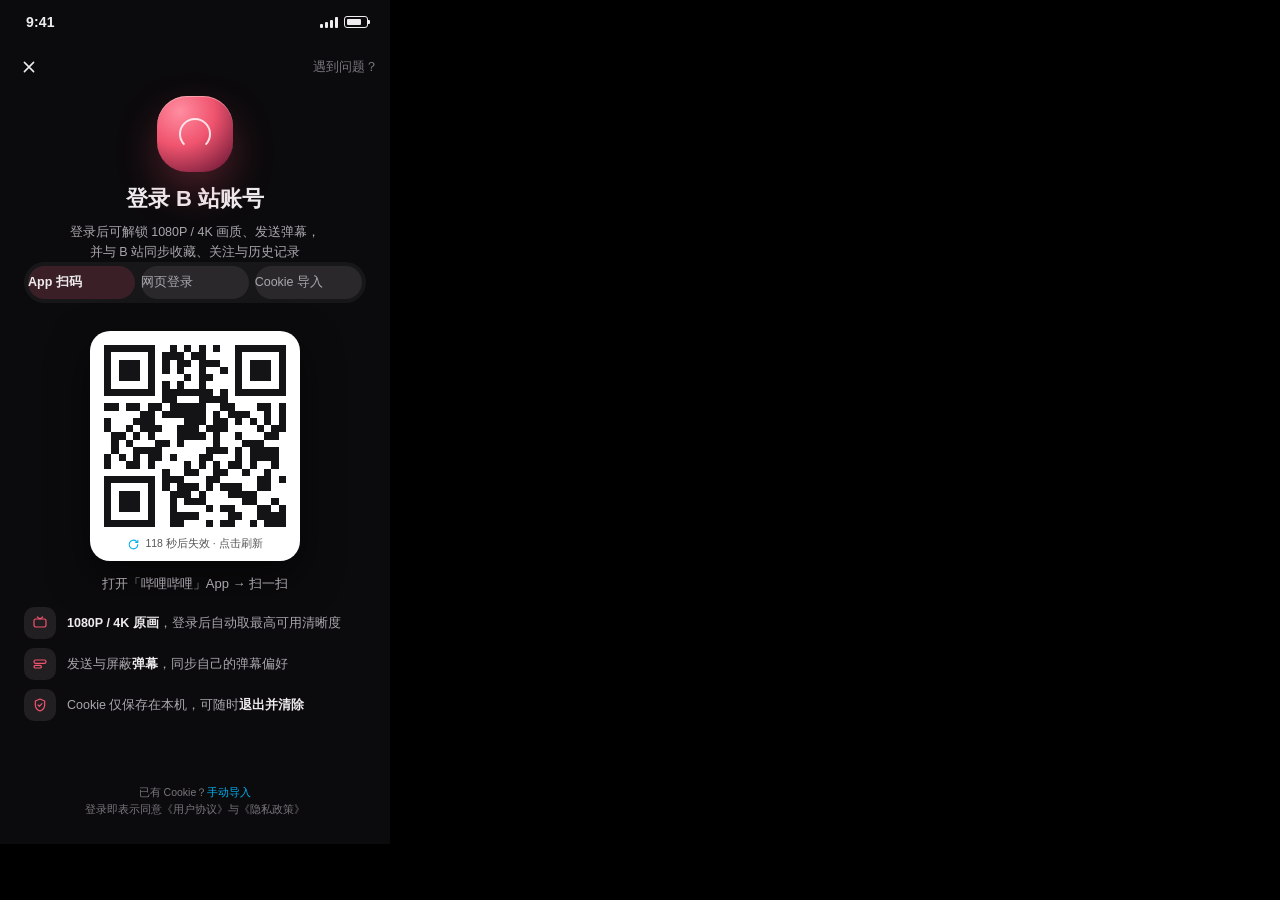
<file: docs/design/video-refactor/prototypes/mobile-login.html>
<!DOCTYPE html>
<html lang="zh-CN">
<head>
<meta charset="utf-8">
<title>移动端 · B 站扫码登录</title>
<link rel="stylesheet" href="style.css">
</head>
<body class="mobile">
<svg width="0" height="0" style="position:absolute" aria-hidden="true">
  <symbol id="i-close" viewBox="0 0 24 24"><path d="m7 7 10 10M17 7 7 17"/></symbol>
  <symbol id="i-tv" viewBox="0 0 24 24"><rect x="3" y="6" width="18" height="12" rx="2.5"/><path d="M8 3l4 3 4-3"/></symbol>
  <symbol id="i-sync" viewBox="0 0 24 24"><path d="M20 12a8 8 0 1 1-2.6-5.9M20 4v4h-4"/></symbol>
  <symbol id="i-dm" viewBox="0 0 24 24"><rect x="3" y="6" width="18" height="5" rx="2.5"/><rect x="3" y="14" width="11" height="4" rx="2"/></symbol>
  <symbol id="i-shield" viewBox="0 0 24 24"><path d="M12 3 5 6v6c0 4.2 3 7.4 7 9 4-1.6 7-4.8 7-9V6z"/><path d="m9 12 2 2 4-4"/></symbol>
</svg>

<div class="phone">
  <div class="statusbar">
    <span>9:41</span>
    <span class="right">
      <span class="bars"><i style="height:4px"></i><i style="height:6px"></i><i style="height:8px"></i><i style="height:11px"></i></span>
      <span class="battery"><i></i></span>
    </span>
  </div>

  <div class="login-top" style="display:flex;justify-content:space-between;align-items:center">
    <div class="iconbtn"><svg class="ic"><use href="#i-close"/></svg></div>
    <span style="font-size:12.5px;color:var(--text-3)">遇到问题？</span>
  </div>

  <div class="login-hero">
    <div class="orb"></div>
    <h2>登录 B 站账号</h2>
    <p>登录后可解锁 1080P / 4K 画质、发送弹幕，<br>并与 B 站同步收藏、关注与历史记录</p>
  </div>

  <div class="segmented" style="margin:0 24px 16px">
    <span class="seg on">App 扫码</span>
    <span class="seg">网页登录</span>
    <span class="seg">Cookie 导入</span>
  </div>

  <div class="qr-card">
    <div class="qr-grid" id="qr"></div>
    <div class="cap"><svg class="ic xs" style="color:#00aeec"><use href="#i-sync"/></svg>118 秒后失效 · 点击刷新</div>
  </div>

  <div style="text-align:center;margin-top:14px;font-size:13px;color:var(--text-2)">
    打开「哔哩哔哩」App → 扫一扫
  </div>

  <div class="perks">
    <div class="perk">
      <div class="ico"><svg class="ic sm"><use href="#i-tv"/></svg></div>
      <div><b>1080P / 4K 原画</b>，登录后自动取最高可用清晰度</div>
    </div>
    <div class="perk">
      <div class="ico"><svg class="ic sm"><use href="#i-dm"/></svg></div>
      <div>发送与屏蔽<b>弹幕</b>，同步自己的弹幕偏好</div>
    </div>
    <div class="perk">
      <div class="ico"><svg class="ic sm"><use href="#i-shield"/></svg></div>
      <div>Cookie 仅保存在本机，可随时<b>退出并清除</b></div>
    </div>
  </div>

  <div class="legal">
    已有 Cookie？<span style="color:var(--bili)">手动导入</span><br>
    登录即表示同意《用户协议》与《隐私政策》
  </div>
</div>

<script>
(function () {
  const N = 25, cells = [];
  let seed = 20261117;
  const rand = () => (seed = (seed * 1103515245 + 12345) % 2147483648) / 2147483648;
  const grid = Array.from({ length: N }, () => Array(N).fill(0));
  function finder(r, c) {
    for (let i = -1; i < 8; i++) for (let j = -1; j < 8; j++) {
      const y = r + i, x = c + j;
      if (y < 0 || x < 0 || y >= N || x >= N) continue;
      const ring = Math.max(Math.abs(i - 3), Math.abs(j - 3));
      grid[y][x] = (i >= 0 && i <= 6 && j >= 0 && j <= 6 && (ring === 3 || ring <= 1)) ? 1 : 0;
    }
  }
  finder(0, 0); finder(0, N - 7); finder(N - 7, 0);
  for (let i = 8; i < N - 8; i++) { grid[6][i] = i % 2 === 0 ? 1 : 0; grid[i][6] = i % 2 === 0 ? 1 : 0; }
  for (let y = 0; y < N; y++) for (let x = 0; x < N; x++) {
    const inFinder = (y < 8 && x < 8) || (y < 8 && x > N - 9) || (y > N - 9 && x < 8);
    if (!inFinder && grid[y][x] === 0) grid[y][x] = rand() > 0.52 ? 1 : 0;
  }
  const frag = document.createDocumentFragment();
  for (let y = 0; y < N; y++) for (let x = 0; x < N; x++) {
    const el = document.createElement('i');
    if (!grid[y][x]) el.className = 'off';
    frag.appendChild(el);
  }
  document.getElementById('qr').appendChild(frag);
})();
</script>
</body>
</html>
</file>
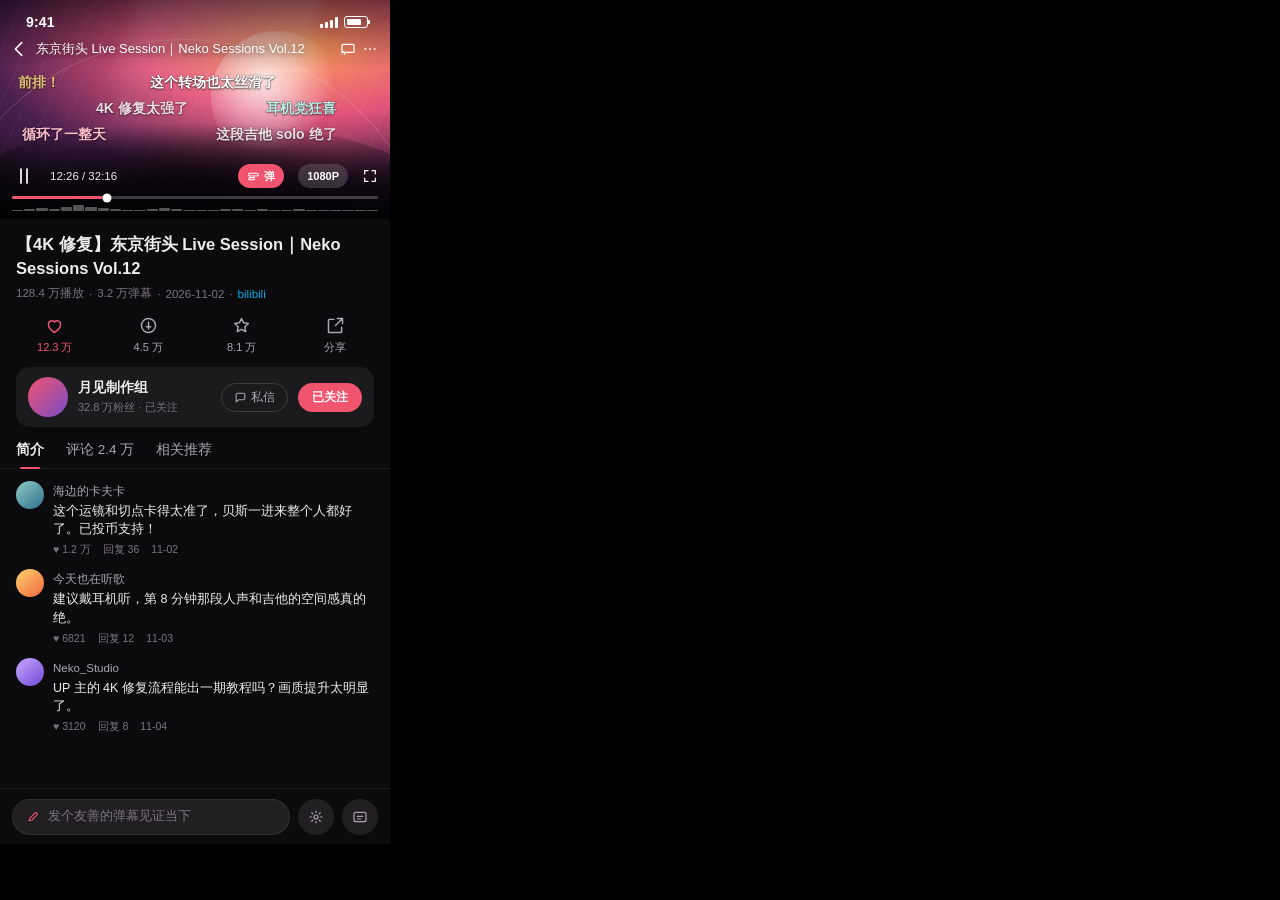
<file: docs/design/video-refactor/prototypes/mobile-player.html>
<!DOCTYPE html>
<html lang="zh-CN">
<head>
<meta charset="utf-8">
<title>移动端 · 视频播放页</title>
<link rel="stylesheet" href="style.css">
</head>
<body class="mobile" style="background:#000">
<svg width="0" height="0" style="position:absolute" aria-hidden="true">
  <symbol id="i-back" viewBox="0 0 24 24"><path d="M15 5 8 12l7 7"/></symbol>
  <symbol id="i-more" viewBox="0 0 24 24"><circle cx="5" cy="12" r="1.4" fill="currentColor" stroke="none"/><circle cx="12" cy="12" r="1.4" fill="currentColor" stroke="none"/><circle cx="19" cy="12" r="1.4" fill="currentColor" stroke="none"/></symbol>
  <symbol id="i-cast" viewBox="0 0 24 24"><path d="M3 17V7a2 2 0 0 1 2-2h14a2 2 0 0 1 2 2v10z"/><path d="M3 20h.01M3 16a4 4 0 0 1 4 4"/></symbol>
  <symbol id="i-play" viewBox="0 0 24 24"><path d="M8 5.5 19 12 8 18.5z" fill="currentColor" stroke="none"/></symbol>
  <symbol id="i-pause" viewBox="0 0 24 24"><path d="M9 5v14M15 5v14"/></symbol>
  <symbol id="i-full" viewBox="0 0 24 24"><path d="M4 9V4h5M20 9V4h-5M4 15v5h5M20 15v5h-5"/></symbol>
  <symbol id="i-danmaku" viewBox="0 0 24 24"><rect x="3" y="6" width="18" height="5" rx="2.5"/><rect x="3" y="14" width="11" height="4" rx="2"/></symbol>
  <symbol id="i-heart" viewBox="0 0 24 24"><path d="M12 20s-7-4.4-7-9.4A4 4 0 0 1 12 8a4 4 0 0 1 7 2.6C19 15.6 12 20 12 20z"/></symbol>
  <symbol id="i-coin" viewBox="0 0 24 24"><circle cx="12" cy="12" r="8"/><path d="M12 8v8M9.5 13.5h5"/></symbol>
  <symbol id="i-star" viewBox="0 0 24 24"><path d="m12 4 2.4 4.9 5.4.8-3.9 3.8.9 5.4-4.8-2.5-4.8 2.5.9-5.4L4.2 9.7l5.4-.8z"/></symbol>
  <symbol id="i-share" viewBox="0 0 24 24"><path d="M14 4h6v6M20 4l-8 8"/><path d="M19 14v5a1 1 0 0 1-1 1H5a1 1 0 0 1-1-1V6a1 1 0 0 1 1-1h5"/></symbol>
  <symbol id="i-gear" viewBox="0 0 24 24"><circle cx="12" cy="12" r="3"/><path d="M12 3v2.2M12 18.8V21M3 12h2.2M18.8 12H21M5.6 5.6l1.6 1.6M16.8 16.8l1.6 1.6M18.4 5.6l-1.6 1.6M7.2 16.8l-1.6 1.6"/></symbol>
  <symbol id="i-pencil" viewBox="0 0 24 24"><path d="m4 20 4.5-1 10-10a2.5 2.5 0 0 0-3.5-3.5l-10 10z"/></symbol>
  <symbol id="i-chat" viewBox="0 0 24 24"><path d="M4 6.5A2.5 2.5 0 0 1 6.5 4h11A2.5 2.5 0 0 1 20 6.5v7a2.5 2.5 0 0 1-2.5 2.5H9l-5 4z"/></symbol>
  <symbol id="i-sub" viewBox="0 0 24 24"><rect x="3" y="5" width="18" height="14" rx="3"/><path d="M8 11h8M8 15h5"/></symbol>
</svg>

<div class="player-shell">
  <div class="stage">
    <div class="art a1 scene"><div class="sun"></div><div class="ring"></div><div class="beam"></div></div>
    <div class="dim"></div>

    <div class="danmaku-layer">
      <div class="dm gold soft" style="top:74px;left:18px">前排！</div>
      <div class="dm" style="top:74px;left:150px">这个转场也太丝滑了</div>
      <div class="dm soft" style="top:100px;left:96px">4K 修复太强了</div>
      <div class="dm teal" style="top:100px;left:266px">耳机党狂喜</div>
      <div class="dm pink" style="top:126px;left:22px">循环了一整天</div>
      <div class="dm soft" style="top:126px;left:216px">这段吉他 solo 绝了</div>
    </div>

    <div class="statusbar" style="position:absolute;top:0;left:0;right:0;color:#fff">
      <span>9:41</span>
      <span class="right">
        <span class="bars"><i style="height:4px"></i><i style="height:6px"></i><i style="height:8px"></i><i style="height:11px"></i></span>
        <span class="battery"><i></i></span>
      </span>
    </div>

    <div class="stage-top">
      <svg class="ic" style="width:22px;height:22px"><use href="#i-back"/></svg>
      <div class="ttl">东京街头 Live Session｜Neko Sessions Vol.12</div>
      <svg class="ic sm"><use href="#i-cast"/></svg>
      <svg class="ic sm"><use href="#i-more"/></svg>
    </div>

    <div class="controls">
      <div class="ctl-row">
        <svg class="ic" style="width:24px;height:24px"><use href="#i-pause"/></svg>
        <span class="time">12:26 / 32:16</span>
        <span class="sp"></span>
        <div class="pill-btn on"><svg class="ic xs"><use href="#i-danmaku"/></svg>弹</div>
        <div class="pill-btn">1080P</div>
        <svg class="ic sm"><use href="#i-full"/></svg>
      </div>
      <div class="seek"><i></i><b></b></div>
      <div class="heat">
        <i style="height:20%"></i><i style="height:34%"></i><i style="height:52%"></i><i style="height:38%"></i><i style="height:70%"></i>
        <i style="height:96%"></i><i style="height:60%"></i><i style="height:44%"></i><i style="height:30%"></i><i style="height:24%"></i>
        <i style="height:18%"></i><i style="height:28%"></i><i style="height:46%"></i><i style="height:34%"></i><i style="height:22%"></i>
        <i style="height:16%"></i><i style="height:26%"></i><i style="height:40%"></i><i style="height:30%"></i><i style="height:20%"></i>
        <i style="height:36%"></i><i style="height:24%"></i><i style="height:18%"></i><i style="height:28%"></i><i style="height:16%"></i>
        <i style="height:22%"></i><i style="height:18%"></i><i style="height:14%"></i><i style="height:20%"></i><i style="height:16%"></i>
      </div>
    </div>
  </div>

  <div class="player-body">
    <div class="ptitle">
      <h2>【4K 修复】东京街头 Live Session｜Neko Sessions Vol.12</h2>
      <div class="meta">
        <span>128.4 万播放</span><span>·</span><span>3.2 万弹幕</span><span>·</span><span>2026-11-02</span>
        <span>·</span><span style="color:var(--bili)">bilibili</span>
      </div>
    </div>

    <div class="actions">
      <div class="act on"><svg class="ic"><use href="#i-heart"/></svg>12.3 万</div>
      <div class="act"><svg class="ic"><use href="#i-coin"/></svg>4.5 万</div>
      <div class="act"><svg class="ic"><use href="#i-star"/></svg>8.1 万</div>
      <div class="act"><svg class="ic"><use href="#i-share"/></svg>分享</div>
    </div>

    <div class="upcard">
      <div class="avatar"></div>
      <div class="n"><b>月见制作组</b><span>32.8 万粉丝 · 已关注</span></div>
      <div class="btn-ghost"><svg class="ic xs"><use href="#i-chat"/></svg>私信</div>
      <div class="btn-follow">已关注</div>
    </div>

    <div class="tabs2">
      <div class="t on">简介</div>
      <div class="t">评论 2.4 万</div>
      <div class="t">相关推荐</div>
    </div>

    <div class="comment">
      <div class="avatar" style="background:linear-gradient(140deg,#8fcbc4,#2f6f8f)"></div>
      <div class="c">
        <b>海边的卡夫卡</b>
        <p>这个运镜和切点卡得太准了，贝斯一进来整个人都好了。已投币支持！</p>
        <div class="cm"><span>♥ 1.2 万</span><span>回复 36</span><span>11-02</span></div>
      </div>
    </div>
    <div class="comment">
      <div class="avatar" style="background:linear-gradient(140deg,#ffd36e,#f0663f)"></div>
      <div class="c">
        <b>今天也在听歌</b>
        <p>建议戴耳机听，第 8 分钟那段人声和吉他的空间感真的绝。</p>
        <div class="cm"><span>♥ 6821</span><span>回复 12</span><span>11-03</span></div>
      </div>
    </div>
    <div class="comment">
      <div class="avatar" style="background:linear-gradient(140deg,#c9a7ff,#6d4bd6)"></div>
      <div class="c">
        <b>Neko_Studio</b>
        <p>UP 主的 4K 修复流程能出一期教程吗？画质提升太明显了。</p>
        <div class="cm"><span>♥ 3120</span><span>回复 8</span><span>11-04</span></div>
      </div>
    </div>
  </div>

  <div class="dmbar">
    <div class="input">
      <svg class="ic xs" style="color:var(--accent)"><use href="#i-pencil"/></svg>
      发个友善的弹幕见证当下
    </div>
    <div class="iconbtn"><svg class="ic sm" style="color:var(--text-2)"><use href="#i-gear"/></svg></div>
    <div class="iconbtn"><svg class="ic sm" style="color:var(--text-2)"><use href="#i-sub"/></svg></div>
  </div>
</div>
</body>
</html>
</file>
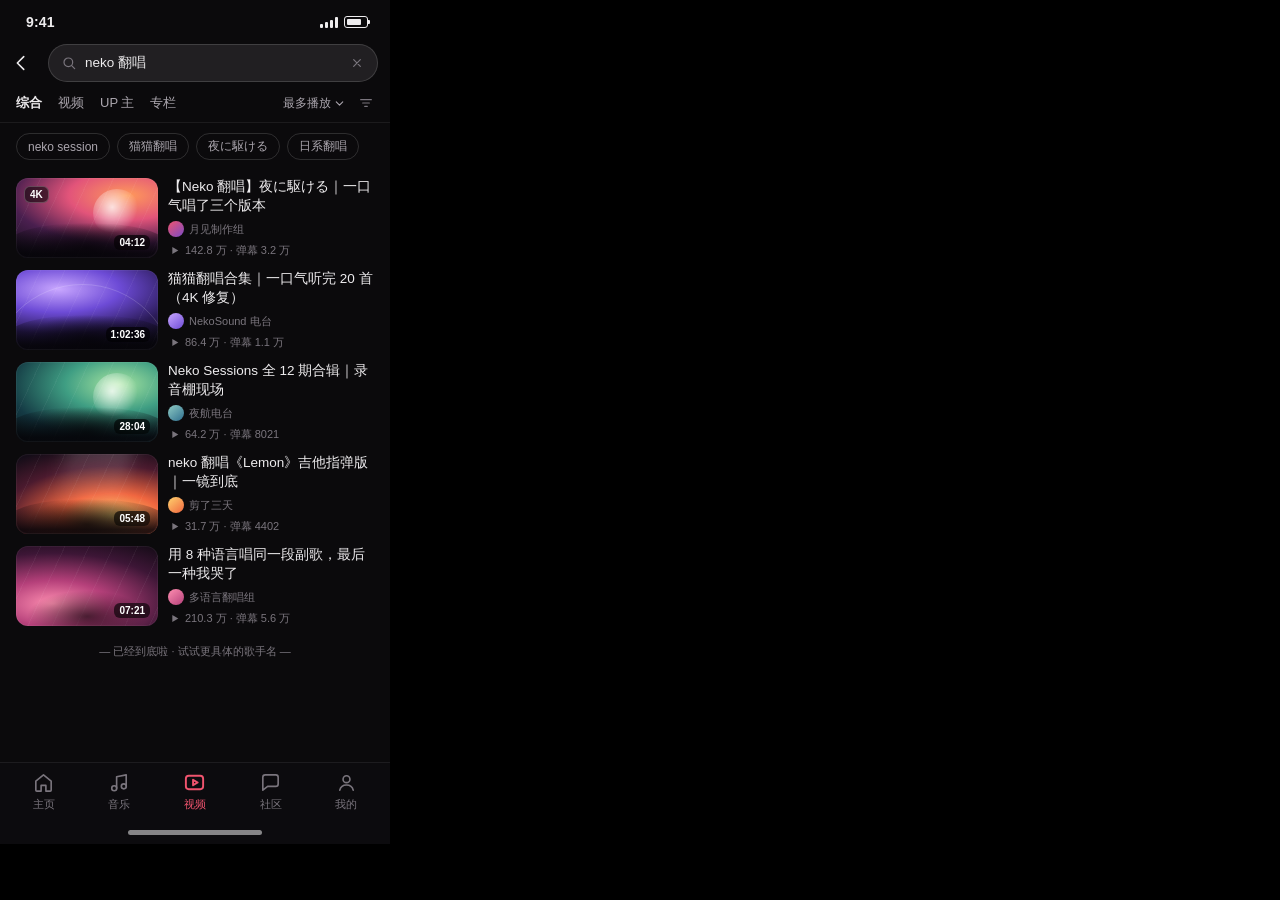
<file: docs/design/video-refactor/prototypes/mobile-search.html>
<!DOCTYPE html>
<html lang="zh-CN">
<head>
<meta charset="utf-8">
<title>移动端 · 视频搜索</title>
<link rel="stylesheet" href="style.css">
</head>
<body class="mobile">
<svg width="0" height="0" style="position:absolute" aria-hidden="true">
  <symbol id="i-back" viewBox="0 0 24 24"><path d="M15 5 8 12l7 7"/></symbol>
  <symbol id="i-search" viewBox="0 0 24 24"><circle cx="11" cy="11" r="6.5"/><path d="m16 16 4.5 4.5"/></symbol>
  <symbol id="i-close" viewBox="0 0 24 24"><path d="m7 7 10 10M17 7 7 17"/></symbol>
  <symbol id="i-down" viewBox="0 0 24 24"><path d="m6 9 6 6 6-6"/></symbol>
  <symbol id="i-filter" viewBox="0 0 24 24"><path d="M4 7h16M7 12h10M10 17h4"/></symbol>
  <symbol id="i-heart" viewBox="0 0 24 24"><path d="M12 20s-7-4.4-7-9.4A4 4 0 0 1 12 8a4 4 0 0 1 7 2.6C19 15.6 12 20 12 20z"/></symbol>
  <symbol id="i-home" viewBox="0 0 24 24"><path d="M4 10.5 12 4l8 6.5V20a1 1 0 0 1-1 1h-4.5v-6h-5v6H5a1 1 0 0 1-1-1z"/></symbol>
  <symbol id="i-music" viewBox="0 0 24 24"><path d="M9 18V6l10-2v12"/><circle cx="6.5" cy="18" r="2.6"/><circle cx="16.5" cy="16" r="2.6"/></symbol>
  <symbol id="i-video" viewBox="0 0 24 24"><rect x="3" y="5" width="18" height="14" rx="3"/><path d="m10.5 9.2 4.8 2.8-4.8 2.8z"/></symbol>
  <symbol id="i-chat" viewBox="0 0 24 24"><path d="M4 6.5A2.5 2.5 0 0 1 6.5 4h11A2.5 2.5 0 0 1 20 6.5v7a2.5 2.5 0 0 1-2.5 2.5H9l-5 4z"/></symbol>
  <symbol id="i-user" viewBox="0 0 24 24"><circle cx="12" cy="8.5" r="3.6"/><path d="M5 20c.8-3.6 3.6-5.4 7-5.4s6.2 1.8 7 5.4"/></symbol>
  <symbol id="i-play" viewBox="0 0 24 24"><path d="M8 5.5 19 12 8 18.5z" fill="currentColor" stroke="none"/></symbol>
</svg>

<div class="phone">
  <div class="statusbar">
    <span>9:41</span>
    <span class="right">
      <span class="bars"><i style="height:4px"></i><i style="height:6px"></i><i style="height:8px"></i><i style="height:11px"></i></span>
      <span class="battery"><i></i></span>
    </span>
  </div>

  <div class="searchbar">
    <div class="iconbtn" style="margin-left:-4px"><svg class="ic"><use href="#i-back"/></svg></div>
    <div class="searchbox">
      <svg class="ic sm" style="color:var(--text-3)"><use href="#i-search"/></svg>
      <span class="q" style="flex:1">neko 翻唱</span>
      <svg class="ic sm" style="color:var(--text-3)"><use href="#i-close"/></svg>
    </div>
  </div>

  <div class="filterbar">
    <div class="on">综合</div>
    <div>视频</div>
    <div>UP 主</div>
    <div>专栏</div>
    <div class="right">
      <span style="color:var(--text-2);display:flex;align-items:center;gap:2px">最多播放<svg class="ic xs"><use href="#i-down"/></svg></span>
      <svg class="ic sm"><use href="#i-filter"/></svg>
    </div>
  </div>

  <div class="related">
    <div class="chip outline">neko session</div>
    <div class="chip outline">猫猫翻唱</div>
    <div class="chip outline">夜に駆ける</div>
    <div class="chip outline">日系翻唱</div>
  </div>

  <div class="scroll" style="padding-top:2px">
    <div class="rcard">
      <div class="thumb">
        <div class="art a1 scene"><div class="sun"></div></div>
        <div class="badge dur">04:12</div>
        <div class="badge res">4K</div>
      </div>
      <div class="info">
        <h4>【Neko 翻唱】夜に駆ける｜一口气唱了三个版本</h4>
        <div class="up"><span class="av" style="width:16px;height:16px;border-radius:50%;background:linear-gradient(140deg,#f0546e,#7a4bc6)"></span>月见制作组</div>
        <div class="st"><svg class="ic xs"><use href="#i-play"/></svg>142.8 万 · 弹幕 3.2 万</div>
      </div>
    </div>

    <div class="rcard">
      <div class="thumb">
        <div class="art a4 scene"><div class="ring"></div></div>
        <div class="badge dur">1:02:36</div>
      </div>
      <div class="info">
        <h4>猫猫翻唱合集｜一口气听完 20 首（4K 修复）</h4>
        <div class="up"><span class="av" style="width:16px;height:16px;border-radius:50%;background:linear-gradient(140deg,#c9a7ff,#6d4bd6)"></span>NekoSound 电台</div>
        <div class="st"><svg class="ic xs"><use href="#i-play"/></svg>86.4 万 · 弹幕 1.1 万</div>
      </div>
    </div>

    <div class="rcard">
      <div class="thumb">
        <div class="art a5 scene"><div class="sun"></div></div>
        <div class="badge dur">28:04</div>
      </div>
      <div class="info">
        <h4>Neko Sessions 全 12 期合辑｜录音棚现场</h4>
        <div class="up"><span class="av" style="width:16px;height:16px;border-radius:50%;background:linear-gradient(140deg,#8fcbc4,#2f6f8f)"></span>夜航电台</div>
        <div class="st"><svg class="ic xs"><use href="#i-play"/></svg>64.2 万 · 弹幕 8021</div>
      </div>
    </div>

    <div class="rcard">
      <div class="thumb">
        <div class="art a3 scene"><div class="beam"></div></div>
        <div class="badge dur">05:48</div>
      </div>
      <div class="info">
        <h4>neko 翻唱《Lemon》吉他指弹版｜一镜到底</h4>
        <div class="up"><span class="av" style="width:16px;height:16px;border-radius:50%;background:linear-gradient(140deg,#ffd36e,#f0663f)"></span>剪了三天</div>
        <div class="st"><svg class="ic xs"><use href="#i-play"/></svg>31.7 万 · 弹幕 4402</div>
      </div>
    </div>

    <div class="rcard">
      <div class="thumb">
        <div class="art a6"></div>
        <div class="badge dur">07:21</div>
      </div>
      <div class="info">
        <h4>用 8 种语言唱同一段副歌，最后一种我哭了</h4>
        <div class="up"><span class="av" style="width:16px;height:16px;border-radius:50%;background:linear-gradient(140deg,#ff8fb1,#b5407a)"></span>多语言翻唱组</div>
        <div class="st"><svg class="ic xs"><use href="#i-play"/></svg>210.3 万 · 弹幕 5.6 万</div>
      </div>
    </div>

    <div style="text-align:center;font-size:11px;color:var(--text-3);padding:18px 0 8px">— 已经到底啦 · 试试更具体的歌手名 —</div>
  </div>

  <div class="tabbar">
    <div class="tab"><svg class="ic"><use href="#i-home"/></svg>主页</div>
    <div class="tab"><svg class="ic"><use href="#i-music"/></svg>音乐</div>
    <div class="tab on"><svg class="ic"><use href="#i-video"/></svg>视频</div>
    <div class="tab"><svg class="ic"><use href="#i-chat"/></svg>社区</div>
    <div class="tab"><svg class="ic"><use href="#i-user"/></svg>我的</div>
    <div class="homebar"></div>
  </div>
</div>
</body>
</html>
</file>
<file: docs/design/video-refactor/prototypes/style.css>
/* NekoPlayer 视频模块 · 高保真原型样式
   与 desktop_flutter/lib/ui/neko_theme.dart、Android Theme.kt 同源 */
:root {
  --bg: #0b0a0c;
  --surface: #141315;
  --surface-2: #1b1a1c;
  --surface-3: #211f22;
  --surface-4: #2a282b;
  --surface-5: #353336;
  --hairline: rgba(255, 255, 255, 0.07);
  --hairline-strong: rgba(255, 255, 255, 0.14);
  --text: #eeeace;
  --text: #eeecee;
  --text-2: #aba6ae;
  --text-3: #7a757d;
  --accent: #f0546e;
  --accent-soft: rgba(240, 84, 110, 0.15);
  --accent-2: #ff8fa0;
  --teal: #8fcbc4;
  --gold: #f5c451;
  --bili: #00aeec;
  --radius-s: 8px;
  --radius-m: 12px;
  --radius-l: 16px;
  --radius-xl: 20px;
  --shadow: 0 18px 50px rgba(0, 0, 0, 0.55);
}

* { box-sizing: border-box; margin: 0; padding: 0; }

html, body {
  background: #000;
  color: var(--text);
  font-family: "Noto Sans CJK SC", "Noto Sans SC", "WenQuanYi Micro Hei", sans-serif;
  -webkit-font-smoothing: antialiased;
  letter-spacing: 0;
}

body.mobile {
  width: 390px;
  height: 844px;
  overflow: hidden;
  background: var(--bg);
  position: relative;
}

body.desktop { width: 1440px; height: 900px; overflow: hidden; background: var(--bg); }

img { display: block; }
a { color: inherit; text-decoration: none; }

/* ---------- 图标 ---------- */
.ic { width: 22px; height: 22px; fill: none; stroke: currentColor; stroke-width: 1.7;
      stroke-linecap: round; stroke-linejoin: round; flex: none; }
.ic.sm { width: 16px; height: 16px; stroke-width: 1.8; }
.ic.xs { width: 13px; height: 13px; stroke-width: 2; }
.ic.fill { fill: currentColor; stroke: none; }

/* ---------- 移动端框架 ---------- */
.phone { width: 390px; height: 844px; display: flex; flex-direction: column; background: var(--bg); }

.statusbar {
  height: 44px; padding: 0 22px 0 26px; display: flex; align-items: center;
  justify-content: space-between; font-size: 14px; font-weight: 600; flex: none;
  letter-spacing: 0.2px;
}
.statusbar .right { display: flex; align-items: center; gap: 6px; }
.statusbar .bars { display: flex; align-items: flex-end; gap: 2px; height: 11px; }
.statusbar .bars i { width: 3px; background: currentColor; border-radius: 1px; display: block; }
.statusbar .battery { width: 24px; height: 12px; border: 1.4px solid currentColor; border-radius: 3px;
  padding: 1.6px; position: relative; }
.statusbar .battery::after { content: ""; position: absolute; right: -3.4px; top: 3.2px; width: 2px;
  height: 4px; background: currentColor; border-radius: 0 1px 1px 0; }
.statusbar .battery i { display: block; height: 100%; width: 78%; background: currentColor; border-radius: 1px; }

/* ---------- 顶栏 ---------- */
.appbar { padding: 2px 16px 0; display: flex; align-items: center; gap: 12px; flex: none; }
.appbar h1 { font-size: 26px; font-weight: 700; letter-spacing: -0.2px; }
.appbar .grow { flex: 1; }
.iconbtn { width: 34px; height: 34px; border-radius: 50%; display: grid; place-items: center;
  color: var(--text); background: transparent; }
.iconbtn.ghost { background: var(--surface-3); }

.chips { display: flex; gap: 8px; padding: 12px 16px 10px; overflow: hidden; flex: none; }
.chip { height: 32px; padding: 0 15px; border-radius: 999px; display: flex; align-items: center;
  font-size: 14px; color: var(--text-2); background: var(--surface-2); white-space: nowrap;
  border: 1px solid transparent; }
.chip.on { color: #fff; background: var(--accent); font-weight: 600; }
.chip.outline { background: transparent; border-color: var(--hairline-strong); }

/* ---------- 滚动内容 ---------- */
.scroll { flex: 1; overflow: hidden; padding-bottom: 8px; }
.section { padding: 18px 16px 0; }
.section .head { display: flex; align-items: baseline; justify-content: space-between; margin-bottom: 10px; }
.section .head h2 { font-size: 17px; font-weight: 700; }
.section .head .more { font-size: 12px; color: var(--text-3); display: flex; align-items: center; gap: 2px; }

/* ---------- 封面 ---------- */
.thumb { position: relative; border-radius: var(--radius-m); overflow: hidden; background: var(--surface-3); }
.thumb::after { content: ""; position: absolute; inset: 0; border-radius: inherit;
  box-shadow: inset 0 0 0 1px rgba(255, 255, 255, 0.05); }
.art { position: absolute; inset: 0; }
.a1 { background: radial-gradient(120% 90% at 78% 22%, #ff9a5a 0%, #e2547a 34%, #4a1f4f 68%, #17101f 100%); }
.a2 { background: radial-gradient(100% 100% at 22% 18%, #49d6d0 0%, #2f7ea8 38%, #1c2b52 72%, #0d1120 100%); }
.a3 { background: radial-gradient(110% 90% at 68% 78%, #ffd36e 0%, #f0663f 32%, #4b1a2e 70%, #150d18 100%); }
.a4 { background: radial-gradient(120% 80% at 30% 24%, #c9a7ff 0%, #6d4bd6 36%, #2b1b58 70%, #100d1d 100%); }
.a5 { background: radial-gradient(110% 100% at 72% 28%, #a8e6a1 0%, #3f9e83 34%, #143a44 70%, #0a1418 100%); }
.a6 { background: radial-gradient(120% 90% at 26% 72%, #ff8fb1 0%, #b5407a 32%, #3d1636 70%, #140b16 100%); }
.a7 { background: radial-gradient(110% 90% at 74% 72%, #9fd0ff 0%, #3b6bb8 34%, #16234a 70%, #0a0e1c 100%); }
.a8 { background: radial-gradient(120% 90% at 36% 26%, #ffe0a3 0%, #d98b3f 32%, #4a2a1a 70%, #150e09 100%); }

.art::before { content: ""; position: absolute; inset: 0;
  background:
    radial-gradient(60% 46% at 50% 88%, rgba(0, 0, 0, 0.62), transparent 70%),
    repeating-linear-gradient(115deg, rgba(255, 255, 255, 0.045) 0 1px, transparent 1px 22px); }
.art.scene::after { content: ""; position: absolute; left: -6%; right: -6%; bottom: -18%; height: 62%;
  background: linear-gradient(180deg, rgba(0, 0, 0, 0) 0%, rgba(5, 4, 8, 0.86) 62%);
  border-radius: 50% 50% 0 0 / 42% 42% 0 0; }
.art .sun { position: absolute; width: 34%; aspect-ratio: 1; border-radius: 50%; left: 54%; top: 14%;
  background: radial-gradient(circle at 40% 38%, rgba(255, 255, 255, 0.92), rgba(255, 255, 255, 0) 62%);
  filter: blur(0.4px); opacity: 0.85; }
.art .ring { position: absolute; width: 130%; aspect-ratio: 1; border-radius: 50%; left: -18%; top: 18%;
  border: 1px solid rgba(255, 255, 255, 0.16); }
.art .beam { position: absolute; width: 46%; height: 160%; left: 30%; top: -40%;
  background: linear-gradient(180deg, rgba(255, 255, 255, 0.22), transparent 74%);
  transform: rotate(14deg); filter: blur(8px); }

.badge { position: absolute; border-radius: 6px; font-size: 10px; font-weight: 600;
  padding: 2px 5px; backdrop-filter: blur(6px); }
.badge.dur { right: 8px; bottom: 8px; color: #fff; background: rgba(0, 0, 0, 0.62); font-variant-numeric: tabular-nums; }
.badge.hot { left: 8px; top: 8px; color: #fff; background: rgba(240, 84, 110, 0.9); }
.badge.res { left: 8px; top: 8px; color: #fff; background: rgba(0, 0, 0, 0.55); border: 1px solid rgba(255,255,255,.22); }

/* ---------- Hero ---------- */
.hero { margin: 4px 16px 0; height: 208px; border-radius: var(--radius-l); position: relative;
  overflow: hidden; box-shadow: var(--shadow); }
.hero .art { inset: 0; }
.hero .shade { position: absolute; inset: 0;
  background: linear-gradient(180deg, rgba(0, 0, 0, 0.06) 0%, rgba(8, 6, 10, 0.24) 46%, rgba(8, 6, 10, 0.94) 100%); }
.hero .top { position: absolute; top: 12px; left: 14px; right: 14px; display: flex; gap: 6px; }
.hero .top .tag { font-size: 10px; font-weight: 700; padding: 3px 7px; border-radius: 5px;
  background: rgba(255, 255, 255, 0.16); backdrop-filter: blur(8px); border: 1px solid rgba(255,255,255,.18); }
.hero .top .tag.warn { background: var(--accent); border-color: transparent; }
.hero .info { position: absolute; left: 16px; right: 16px; bottom: 14px; }
.hero .info h3 { font-size: 19px; font-weight: 700; line-height: 1.32; letter-spacing: -0.2px;
  text-shadow: 0 2px 12px rgba(0, 0, 0, 0.6); }
.hero .meta { margin-top: 6px; display: flex; align-items: center; gap: 6px; font-size: 12px; color: rgba(255,255,255,.78); }
.hero .meta .dot { width: 2px; height: 2px; border-radius: 50%; background: currentColor; opacity: .7; }

/* ---------- 横向卡片 ---------- */
.rail { display: flex; gap: 10px; overflow: hidden; }
.vcard-s { width: 176px; flex: none; }
.vcard-s .thumb { height: 99px; border-radius: var(--radius-m); }
.vcard-s h4 { margin-top: 7px; font-size: 13px; font-weight: 500; line-height: 1.35; color: var(--text);
  max-height: 36px; overflow: hidden; }
.vcard-s .sub { margin-top: 3px; font-size: 11px; color: var(--text-3); }
.progress { position: absolute; left: 0; right: 0; bottom: 0; height: 3px; background: rgba(255,255,255,.22); }
.progress i { display: block; height: 100%; background: var(--accent); }

/* ---------- 双列卡 ---------- */
.grid2 { display: grid; grid-template-columns: 1fr 1fr; gap: 14px 10px; }
.grid3 { display: grid; grid-template-columns: repeat(3, 1fr); gap: 16px 14px; }
.vcard .thumb { height: 100px; }
.vcard h4 { margin-top: 8px; font-size: 13.5px; font-weight: 500; line-height: 1.36;
  display: -webkit-box; -webkit-line-clamp: 2; -webkit-box-orient: vertical; overflow: hidden; }
.vcard .up { margin-top: 6px; display: flex; align-items: center; gap: 5px; font-size: 11px; color: var(--text-3); }
.vcard .up .av { width: 15px; height: 15px; border-radius: 50%; }
.vcard .up .stats { margin-left: auto; display: flex; align-items: center; gap: 3px; }

/* ---------- 底部导航 ---------- */
.tabbar { height: 82px; flex: none; display: grid; grid-template-columns: repeat(5, 1fr);
  padding: 8px 6px 0; background: rgba(12, 11, 14, 0.94); border-top: 1px solid var(--hairline);
  position: relative; }
.tabbar .tab { display: flex; flex-direction: column; align-items: center; gap: 4px;
  font-size: 10.5px; color: var(--text-3); }
.tabbar .tab.on { color: var(--accent); }
.tabbar .tab .ic { width: 23px; height: 23px; }
.tabbar .tab.on .ic { stroke-width: 2; }
.homebar { position: absolute; bottom: 9px; left: 50%; transform: translateX(-50%);
  width: 134px; height: 5px; border-radius: 3px; background: rgba(255,255,255,.5); }

/* 迷你播放器 */
.minibar { margin: 0 10px 8px; height: 52px; border-radius: 14px; background: rgba(38, 35, 40, 0.96);
  border: 1px solid var(--hairline); display: flex; align-items: center; gap: 10px; padding: 0 10px;
  box-shadow: 0 10px 24px rgba(0,0,0,.45); }
.minibar .thumb { width: 56px; height: 34px; border-radius: 7px; flex: none; }
.minibar .t { min-width: 0; flex: 1; }
.minibar .t b { display: block; font-size: 12.5px; font-weight: 600; white-space: nowrap; overflow: hidden;
  text-overflow: ellipsis; }
.minibar .t span { font-size: 10.5px; color: var(--text-3); }

/* ---------- 播放器 ---------- */
.player-shell { width: 390px; height: 844px; background: #000; display: flex; flex-direction: column; position: relative; }
.stage { position: relative; width: 390px; height: 219.4px; background: #000; overflow: hidden; flex: none; }
.stage .art { inset: 0; }
.stage > .dim { position: absolute; inset: 0; background: linear-gradient(180deg, rgba(0,0,0,.5), transparent 32%, transparent 62%, rgba(0,0,0,.68)); }
.stage-top { position: absolute; top: 38px; left: 8px; right: 12px; display: flex; align-items: center; gap: 6px;
  color: #fff; font-size: 13px; }
.stage-top .ttl { flex: 1; min-width: 0; white-space: nowrap; overflow: hidden; text-overflow: ellipsis;
  font-weight: 500; text-shadow: 0 1px 6px rgba(0,0,0,.5); }

.danmaku-layer { position: absolute; inset: 0; overflow: hidden; pointer-events: none; }
.dm { position: absolute; font-size: 14px; font-weight: 600; color: #fff; white-space: nowrap;
  text-shadow: 0 1px 2px rgba(0,0,0,.55); -webkit-text-stroke: 0.9px rgba(0,0,0,.34);
  paint-order: stroke fill; }
.dm.soft { opacity: .82; }
.dm.top { left: 50%; transform: translateX(-50%); }
.dm.gold { color: #ffe27a; }
.dm.teal { color: #b6f1ea; }
.dm.pink { color: #ffc0cb; }

.controls { position: absolute; left: 0; right: 0; bottom: 0; padding: 6px 12px 8px; }
.ctl-row { display: flex; align-items: center; gap: 14px; color: #fff; }
.ctl-row .time { font-size: 11.5px; font-variant-numeric: tabular-nums; opacity: .92; }
.ctl-row .sp { flex: 1; }
.pill-btn { height: 24px; padding: 0 9px; border-radius: 999px; background: rgba(255,255,255,.16);
  backdrop-filter: blur(6px); font-size: 11px; font-weight: 600; display: flex; align-items: center; gap: 4px; }
.pill-btn.on { background: var(--accent); }
.seek { margin-top: 8px; height: 3px; border-radius: 2px; background: rgba(255,255,255,.22); position: relative; }
.seek i { position: absolute; left: 0; top: 0; bottom: 0; width: 26%; background: var(--accent); border-radius: 2px; }
.seek b { position: absolute; left: 26%; top: 50%; width: 9px; height: 9px; border-radius: 50%;
  background: #fff; transform: translate(-50%, -50%); box-shadow: 0 1px 4px rgba(0,0,0,.5); }
.heat { display: flex; align-items: flex-end; gap: 1px; height: 7px; margin-top: 5px; opacity: .32; }
.heat i { flex: 1; background: #fff; border-radius: 1px; }

.player-body { flex: 1; background: var(--bg); overflow: hidden; }
.ptitle { padding: 14px 16px 0; }
.ptitle h2 { font-size: 16.5px; font-weight: 600; line-height: 1.42; }
.ptitle .meta { margin-top: 6px; font-size: 11.5px; color: var(--text-3); display: flex; gap: 5px; align-items: center; }
.actions { display: flex; padding: 14px 8px 12px; }
.actions .act { flex: 1; display: flex; flex-direction: column; align-items: center; gap: 4px;
  font-size: 11px; color: var(--text-2); }
.actions .act .ic { width: 21px; height: 21px; }
.actions .act.on { color: var(--accent); }

.upcard { margin: 0 16px; padding: 10px 12px; border-radius: 14px; background: var(--surface-2);
  display: flex; align-items: center; gap: 10px; }
.avatar { border-radius: 50%; background: linear-gradient(135deg, #f0546e, #7a4bc6); flex: none; }
.upcard .avatar { width: 40px; height: 40px; }
.upcard .n { flex: 1; min-width: 0; }
.upcard .n b { font-size: 13.5px; display: block; }
.upcard .n span { font-size: 11px; color: var(--text-3); }
.btn-follow { height: 29px; padding: 0 14px; border-radius: 999px; background: var(--accent); color: #fff;
  font-size: 12px; font-weight: 600; display: flex; align-items: center; }
.btn-ghost { height: 29px; padding: 0 12px; border-radius: 999px; border: 1px solid var(--hairline-strong);
  color: var(--text-2); font-size: 12px; display: flex; align-items: center; gap: 4px; }

.tabs2 { margin-top: 14px; padding: 0 16px; display: flex; gap: 22px; border-bottom: 1px solid var(--hairline);
  font-size: 13.5px; color: var(--text-2); }
.tabs2 .t { padding: 0 0 9px; position: relative; }
.tabs2 .t.on { color: var(--text); font-weight: 600; }
.tabs2 .t.on::after { content: ""; position: absolute; left: 50%; transform: translateX(-50%); bottom: -1px;
  width: 20px; height: 2.5px; border-radius: 2px; background: var(--accent); }

.comment { display: flex; gap: 9px; padding: 12px 16px 0; }
.comment .avatar { width: 28px; height: 28px; }
.comment .c { min-width: 0; }
.comment .c b { font-size: 11.5px; color: var(--text-2); font-weight: 500; }
.comment .c p { margin-top: 3px; font-size: 12.5px; line-height: 1.45; color: var(--text); }
.comment .c .cm { margin-top: 5px; font-size: 10.5px; color: var(--text-3); display: flex; gap: 12px; }

.dmbar { height: 56px; flex: none; padding: 0 12px; display: flex; align-items: center; gap: 8px;
  background: rgba(12, 11, 14, 0.96); border-top: 1px solid var(--hairline); }
.dmbar .input { flex: 1; height: 36px; border-radius: 999px; background: var(--surface-3);
  display: flex; align-items: center; gap: 8px; padding: 0 14px; font-size: 12.5px; color: var(--text-3);
  border: 1px solid var(--hairline); }
.dmbar .iconbtn { width: 36px; height: 36px; background: var(--surface-3); }

/* ---------- 底部弹层 ---------- */
.sheet-scrim { position: absolute; inset: 0; background: rgba(0, 0, 0, 0.55); backdrop-filter: blur(1px); }
.sheet { position: absolute; left: 0; right: 0; bottom: 0; border-radius: 24px 24px 0 0; background: var(--surface-2);
  border-top: 1px solid var(--hairline-strong); padding: 8px 18px 20px; box-shadow: 0 -20px 50px rgba(0,0,0,.6); }
.grabber { width: 36px; height: 4px; border-radius: 2px; background: rgba(255,255,255,.22); margin: 4px auto 12px; }
.sheet h3 { font-size: 16px; font-weight: 700; display: flex; align-items: center; justify-content: space-between; }
.sheet h3 a { font-size: 12px; color: var(--text-3); font-weight: 400; }
.row { display: flex; align-items: center; justify-content: space-between; padding: 13px 0;
  border-bottom: 1px solid var(--hairline); font-size: 13.5px; }
.row:last-child { border-bottom: 0; }
.row .lab { color: var(--text); }
.row .lab span { color: var(--text-3); font-size: 11px; margin-left: 6px; }
.row .val { color: var(--text-2); font-size: 12.5px; }
.seg { display: flex; background: var(--surface-4); border-radius: 9px; padding: 2px; gap: 2px; }
.seg i { font-style: normal; font-size: 11.5px; padding: 4px 9px; border-radius: 7px; color: var(--text-2); }
.seg i.on { background: var(--accent); color: #fff; font-weight: 600; }
.switch { width: 40px; height: 23px; border-radius: 999px; background: var(--accent); position: relative; flex: none; }
.switch::after { content: ""; position: absolute; width: 19px; height: 19px; border-radius: 50%; background: #fff;
  top: 2px; right: 2px; }
.switch.off { background: var(--surface-5); }
.switch.off::after { right: auto; left: 2px; }
.slider { flex: 1; height: 3px; border-radius: 2px; background: var(--surface-5); position: relative; margin: 0 12px; }
.slider i { position: absolute; left: 0; top: 0; bottom: 0; background: var(--accent); border-radius: 2px; }

/* ---------- 搜索 ---------- */
.searchbar { display: flex; align-items: center; gap: 10px; padding: 0 12px 0 8px; flex: none; }
.searchbox { flex: 1; height: 38px; border-radius: 999px; background: var(--surface-3); display: flex;
  align-items: center; gap: 8px; padding: 0 12px; border: 1px solid var(--hairline-strong); }
.searchbox input { background: none; border: 0; outline: 0; color: var(--text); font-size: 13.5px;
  font-family: inherit; width: 100%; }
.searchbox .q { font-size: 13.5px; }
.filterbar { display: flex; gap: 16px; padding: 12px 16px 10px; font-size: 13px; color: var(--text-2);
  border-bottom: 1px solid var(--hairline); align-items: center; }
.filterbar .on { color: var(--text); font-weight: 600; }
.filterbar .right { margin-left: auto; display: flex; gap: 12px; align-items: center; font-size: 12px; color: var(--text-3); }
.related { display: flex; gap: 7px; padding: 10px 16px 4px; overflow: hidden; }
.related .chip { height: 27px; padding: 0 11px; font-size: 12px; }

.rcard { display: flex; gap: 10px; padding: 12px 16px 0; }
.rcard .thumb { width: 142px; height: 80px; flex: none; }
.rcard .info { min-width: 0; flex: 1; display: flex; flex-direction: column; }
.rcard .info h4 { font-size: 13.5px; font-weight: 500; line-height: 1.38; display: -webkit-box;
  -webkit-line-clamp: 2; -webkit-box-orient: vertical; overflow: hidden; }
.rcard .info .up { margin-top: 6px; display: flex; align-items: center; gap: 5px; font-size: 11px; color: var(--text-3); }
.rcard .info .st { margin-top: auto; display: flex; align-items: center; gap: 4px; font-size: 11px; color: var(--text-3); }

/* ---------- 登录 ---------- */
.login-top { padding: 6px 12px 0; }
.login-hero { padding: 12px 24px 0; text-align: center; }
.orb { width: 76px; height: 76px; margin: 0 auto 12px; border-radius: 30px; position: relative;
  background: radial-gradient(120% 120% at 30% 20%, #ff8da0 0%, #f0546e 38%, #7c1f3d 78%, #2a0d18 100%);
  box-shadow: 0 18px 40px rgba(240, 84, 110, 0.28), inset 0 1px 0 rgba(255,255,255,.35); }
.orb::after { content: ""; position: absolute; inset: 22px; border-radius: 16px;
  border: 2px solid rgba(255,255,255,.82); border-bottom-color: transparent; }
.login-hero h2 { font-size: 22px; font-weight: 700; }
.login-hero p { margin-top: 8px; font-size: 12.5px; color: var(--text-2); line-height: 1.6; }
.qr-card { margin: 12px auto 0; width: 210px; padding: 14px 14px 10px; border-radius: 20px;
  background: #fff; color: #141315; box-shadow: 0 16px 40px rgba(0,0,0,.5); }
.qr-grid { width: 182px; height: 182px; display: grid; grid-template-columns: repeat(25, 1fr);
  grid-template-rows: repeat(25, 1fr); gap: 0; }
.qr-grid i { background: #141315; }
.qr-grid i.off { background: transparent; }
.qr-card .cap { margin-top: 10px; text-align: center; font-size: 10.5px; white-space: nowrap; color: #555; display: flex;
  align-items: center; justify-content: center; gap: 5px; }
.perks { margin: 14px 24px 0; display: grid; gap: 9px; }
.perk { display: flex; align-items: center; gap: 11px; font-size: 12.5px; color: var(--text-2); }
.perk .ico { width: 32px; height: 32px; border-radius: 10px; background: var(--surface-3); display: grid;
  place-items: center; color: var(--accent); flex: none; }
.perk b { color: var(--text); font-weight: 600; }
.legal { position: absolute; bottom: 26px; left: 24px; right: 24px; text-align: center;
  font-size: 10.5px; color: var(--text-3); line-height: 1.6; }

/* ---------- 桌面端 ---------- */
.desk { display: grid; grid-template-columns: 236px 1fr; height: 900px; }
.side { background: var(--surface); border-right: 1px solid var(--hairline); padding: 16px 12px 14px;
  display: flex; flex-direction: column; }
.brand { display: flex; align-items: center; gap: 9px; padding: 4px 8px 18px; }
.brand .logo { width: 28px; height: 28px; border-radius: 9px; background: linear-gradient(140deg, #f0546e, #7a4bc6);
  display: grid; place-items: center; font-size: 15px; font-weight: 800; }
.brand b { font-size: 15px; letter-spacing: .2px; }
.nav-group { margin-bottom: 14px; }
.nav-group .label { font-size: 10.5px; color: var(--text-3); padding: 8px 10px 6px; letter-spacing: .4px; }
.nav-item { display: flex; align-items: center; gap: 11px; height: 38px; padding: 0 10px; border-radius: 10px;
  font-size: 13.5px; color: var(--text-2); }
.nav-item.on { background: var(--accent-soft); color: var(--text); font-weight: 600; }
.nav-item.on .ic { color: var(--accent); }
.nav-item .cnt { margin-left: auto; font-size: 10.5px; color: var(--text-3); }
.side .spacer { flex: 1; }
.side .account { display: flex; align-items: center; gap: 9px; padding: 9px 10px; border-radius: 12px;
  background: var(--surface-2); }
.side .account .avatar { width: 30px; height: 30px; }
.side .account .n b { font-size: 12.5px; display: block; }
.side .account .n span { font-size: 10.5px; color: var(--text-3); }

.main { display: flex; flex-direction: column; min-width: 0; }
.topbar { height: 64px; display: flex; align-items: center; gap: 16px; padding: 0 26px; flex: none;
  border-bottom: 1px solid var(--hairline); background: rgba(11, 10, 12, 0.9); }
.topbar .searchbox { max-width: 430px; }
.topbar .sp { flex: 1; }
.topbar .iconbtn.g { background: var(--surface-2); }

.content { flex: 1; overflow: hidden; padding: 22px 26px 0; }
.content h2 { font-size: 19px; font-weight: 700; margin-bottom: 12px; }
.sub-h { display: flex; align-items: baseline; justify-content: space-between; margin: 24px 0 12px; }
.sub-h h3 { font-size: 15.5px; font-weight: 700; }
.sub-h span { font-size: 11.5px; color: var(--text-3); }

.banner { height: 268px; border-radius: 18px; overflow: hidden; position: relative; box-shadow: var(--shadow); }
.banner .art { inset: 0; }
.banner .shade { position: absolute; inset: 0;
  background: linear-gradient(90deg, rgba(8,6,10,.92) 0%, rgba(8,6,10,.5) 42%, transparent 72%),
              linear-gradient(0deg, rgba(8,6,10,.7), transparent 55%); }
.banner .txt { position: absolute; left: 30px; bottom: 30px; max-width: 480px; }
.banner .txt .kicker { font-size: 11px; letter-spacing: 2px; color: var(--accent-2); font-weight: 700; }
.banner .txt h3 { margin-top: 8px; font-size: 28px; font-weight: 800; letter-spacing: -0.4px; }
.banner .txt p { margin-top: 8px; font-size: 12.5px; color: rgba(255,255,255,.72); line-height: 1.6; }
.banner .txt .cta { margin-top: 16px; display: flex; gap: 10px; }
.btn-primary { height: 36px; padding: 0 18px; border-radius: 9px; background: var(--accent); color: #fff;
  font-size: 12.5px; font-weight: 600; display: flex; align-items: center; gap: 7px; }
.btn-secondary { height: 36px; padding: 0 16px; border-radius: 9px; background: rgba(255,255,255,.12);
  backdrop-filter: blur(8px); border: 1px solid rgba(255,255,255,.18); color: #fff; font-size: 12.5px;
  display: flex; align-items: center; gap: 7px; }

.rail-d { display: flex; gap: 16px; overflow: hidden; }
.rail-d .vcard { width: 268px; flex: none; }
.rail-d .vcard .thumb { height: 151px; }

.mini-float { position: absolute; right: 26px; bottom: 24px; width: 372px; border-radius: 14px;
  background: rgba(28, 26, 30, 0.97); border: 1px solid var(--hairline-strong); box-shadow: var(--shadow);
  overflow: hidden; backdrop-filter: blur(10px); }
.mini-float .thumb { height: 196px; border-radius: 0; }
.mini-float .bar { display: flex; align-items: center; gap: 9px; padding: 9px 11px; }
.mini-float .bar .t { flex: 1; min-width: 0; }
.mini-float .bar .t b { font-size: 12px; display: block; white-space: nowrap; overflow: hidden; text-overflow: ellipsis; }
.mini-float .bar .t span { font-size: 10.5px; color: var(--text-3); }

/* 桌面播放页 */
.watch { display: flex; gap: 22px; padding: 0 26px; height: 100%; }
.watch .left { flex: 1; min-width: 0; padding-top: 16px; }
.watch .right { width: 348px; flex: none; padding-top: 16px; display: flex; flex-direction: column; }
.wstage { height: 532px; border-radius: 14px; overflow: hidden; position: relative; background: #000; }
.wstage .art { inset: 0; }
.wstage .dm { font-size: 16px; }
.wstage .controls { padding: 10px 16px 12px; }
.wstage-top { position: absolute; top: 0; left: 0; right: 0; padding: 14px 16px; display: flex; gap: 12px;
  align-items: center; color: #fff; font-size: 13px;
  background: linear-gradient(180deg, rgba(0,0,0,.55), transparent); }
.wtitle { margin-top: 16px; }
.wtitle h1 { font-size: 20px; font-weight: 700; line-height: 1.35; }
.wtitle .meta { margin-top: 8px; font-size: 12px; color: var(--text-3); display: flex; gap: 6px; align-items: center; }
.wactions { display: flex; gap: 10px; margin-top: 14px; flex-wrap: wrap; }
.wactions .a { height: 34px; padding: 0 14px; border-radius: 999px; background: var(--surface-2);
  display: flex; align-items: center; gap: 6px; font-size: 12px; color: var(--text-2); }
.wactions .a.on { color: var(--accent); background: var(--accent-soft); }
.wup { display: flex; align-items: center; gap: 10px; margin-top: 14px; padding: 12px 0; border-top: 1px solid var(--hairline);
  border-bottom: 1px solid var(--hairline); }
.wup .avatar { width: 38px; height: 38px; }
.wup .n { flex: 1; }
.wup .n b { font-size: 13px; }
.wup .n span { font-size: 11px; color: var(--text-3); display: block; margin-top: 2px; }
.wdesc { margin-top: 12px; font-size: 12.5px; color: var(--text-2); line-height: 1.7; }

.rhead { display: flex; gap: 18px; font-size: 13px; color: var(--text-2); border-bottom: 1px solid var(--hairline);
  padding-bottom: 10px; }
.rhead .on { color: var(--text); font-weight: 600; position: relative; }
.rhead .on::after { content: ""; position: absolute; left: 0; right: 0; bottom: -11px; height: 2.5px;
  background: var(--accent); border-radius: 2px; }
.rlist { margin-top: 14px; display: grid; gap: 10px; }
.ritem { display: flex; gap: 10px; }
.ritem .thumb { width: 152px; height: 86px; flex: none; }
.ritem .i { min-width: 0; }
.ritem .i h4 { font-size: 12.5px; line-height: 1.4; font-weight: 500; display: -webkit-box;
  -webkit-line-clamp: 2; -webkit-box-orient: vertical; overflow: hidden; }
.ritem .i span { display: block; margin-top: 6px; font-size: 10.5px; color: var(--text-3); }

.wdmbar { margin-top: 12px; display: flex; align-items: center; gap: 8px; padding: 8px 10px; border-radius: 12px;
  background: var(--surface-2); border: 1px solid var(--hairline); font-size: 12px; color: var(--text-3); }
.wdmbar .sp { flex: 1; }

/* 桌面弹幕输入浮层 */
.dm-send { display: flex; align-items: center; gap: 8px; padding: 8px 10px; border-radius: 12px;
  background: var(--surface-3); margin-top: 10px; }
.dm-send .inp { flex: 1; font-size: 12.5px; color: var(--text-3); }
.dm-send .sw { width: 26px; height: 26px; border-radius: 8px; display: grid; place-items: center; color: var(--text-2); }

/* 桌面播放器遮蔽层与灯光 */
.wstage > .dim { position: absolute; inset: 0;
  background: radial-gradient(120% 120% at 50% 42%, rgba(0,0,0,0) 30%, rgba(0,0,0,.34) 100%),
              linear-gradient(180deg, rgba(0,0,0,.34), transparent 26%, transparent 66%, rgba(0,0,0,.72)); }
.wstage .art .sun { width: 17%; left: 62%; top: 34%; opacity: .5; }
.wstage .art .ring { opacity: .5; }
.wstage .art::before { opacity: .8; }

/* 登录方式切换 */
.segmented { display: flex; gap: 6px; padding: 4px; border-radius: 999px;
  background: rgba(255,255,255,.05); }
.seg { flex: 1; text-align: center; font-size: 12.5px; color: var(--text-2);
  padding: 8px 0; border-radius: 999px; }
.seg.on { background: rgba(240,84,110,.16); color: var(--primary); font-weight: 600; }
</file>
